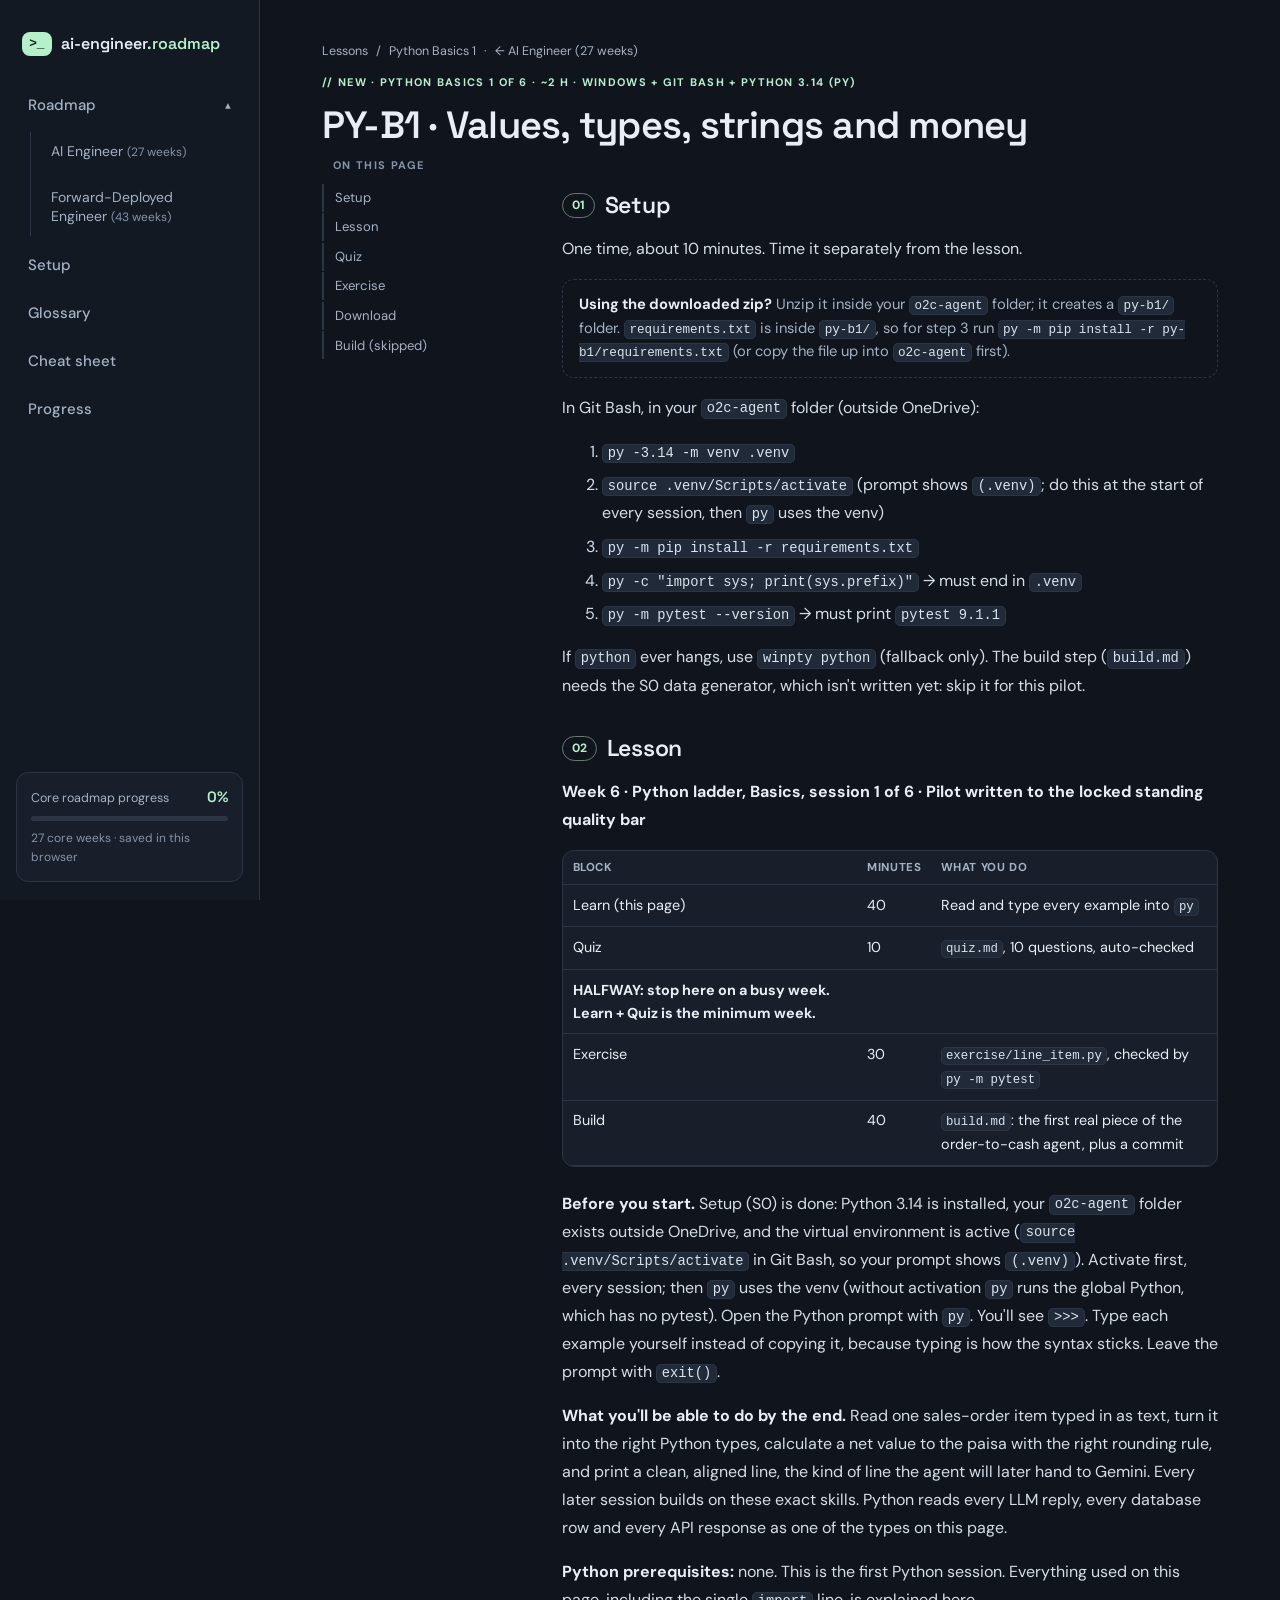
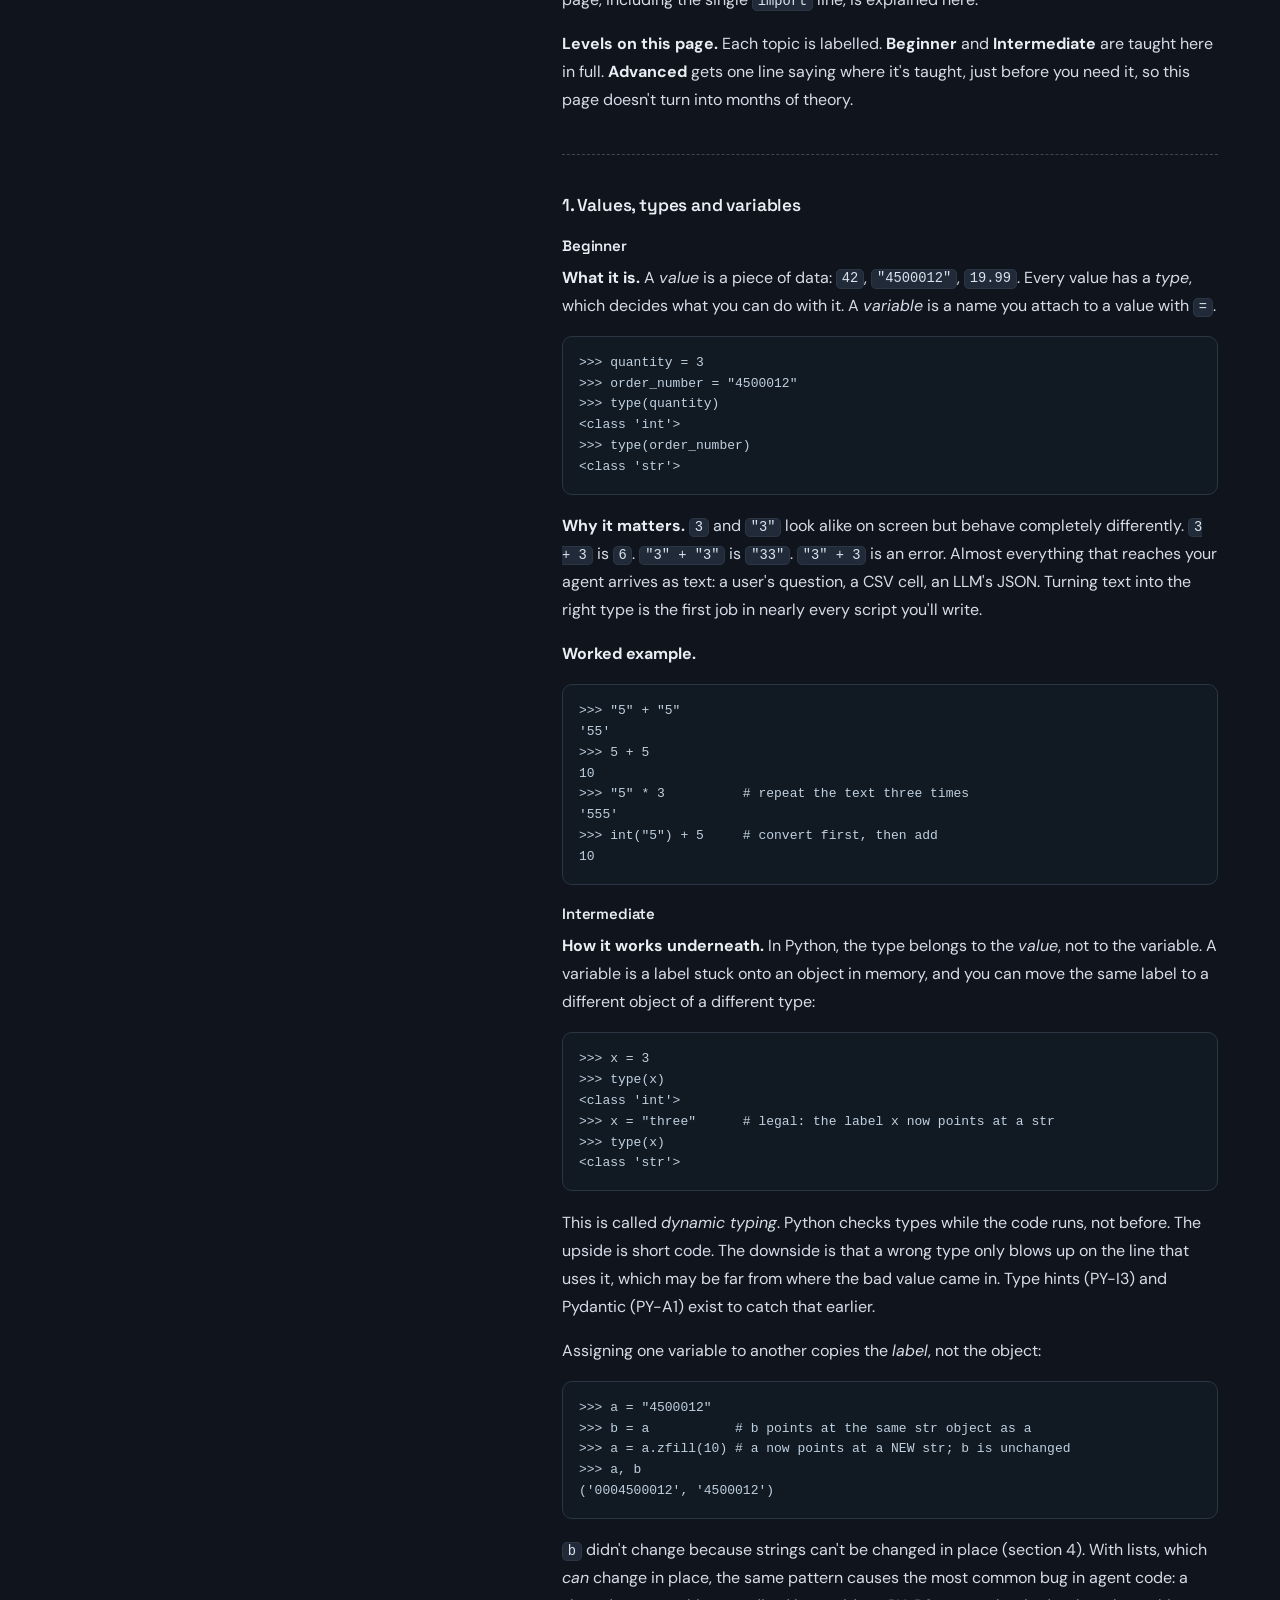
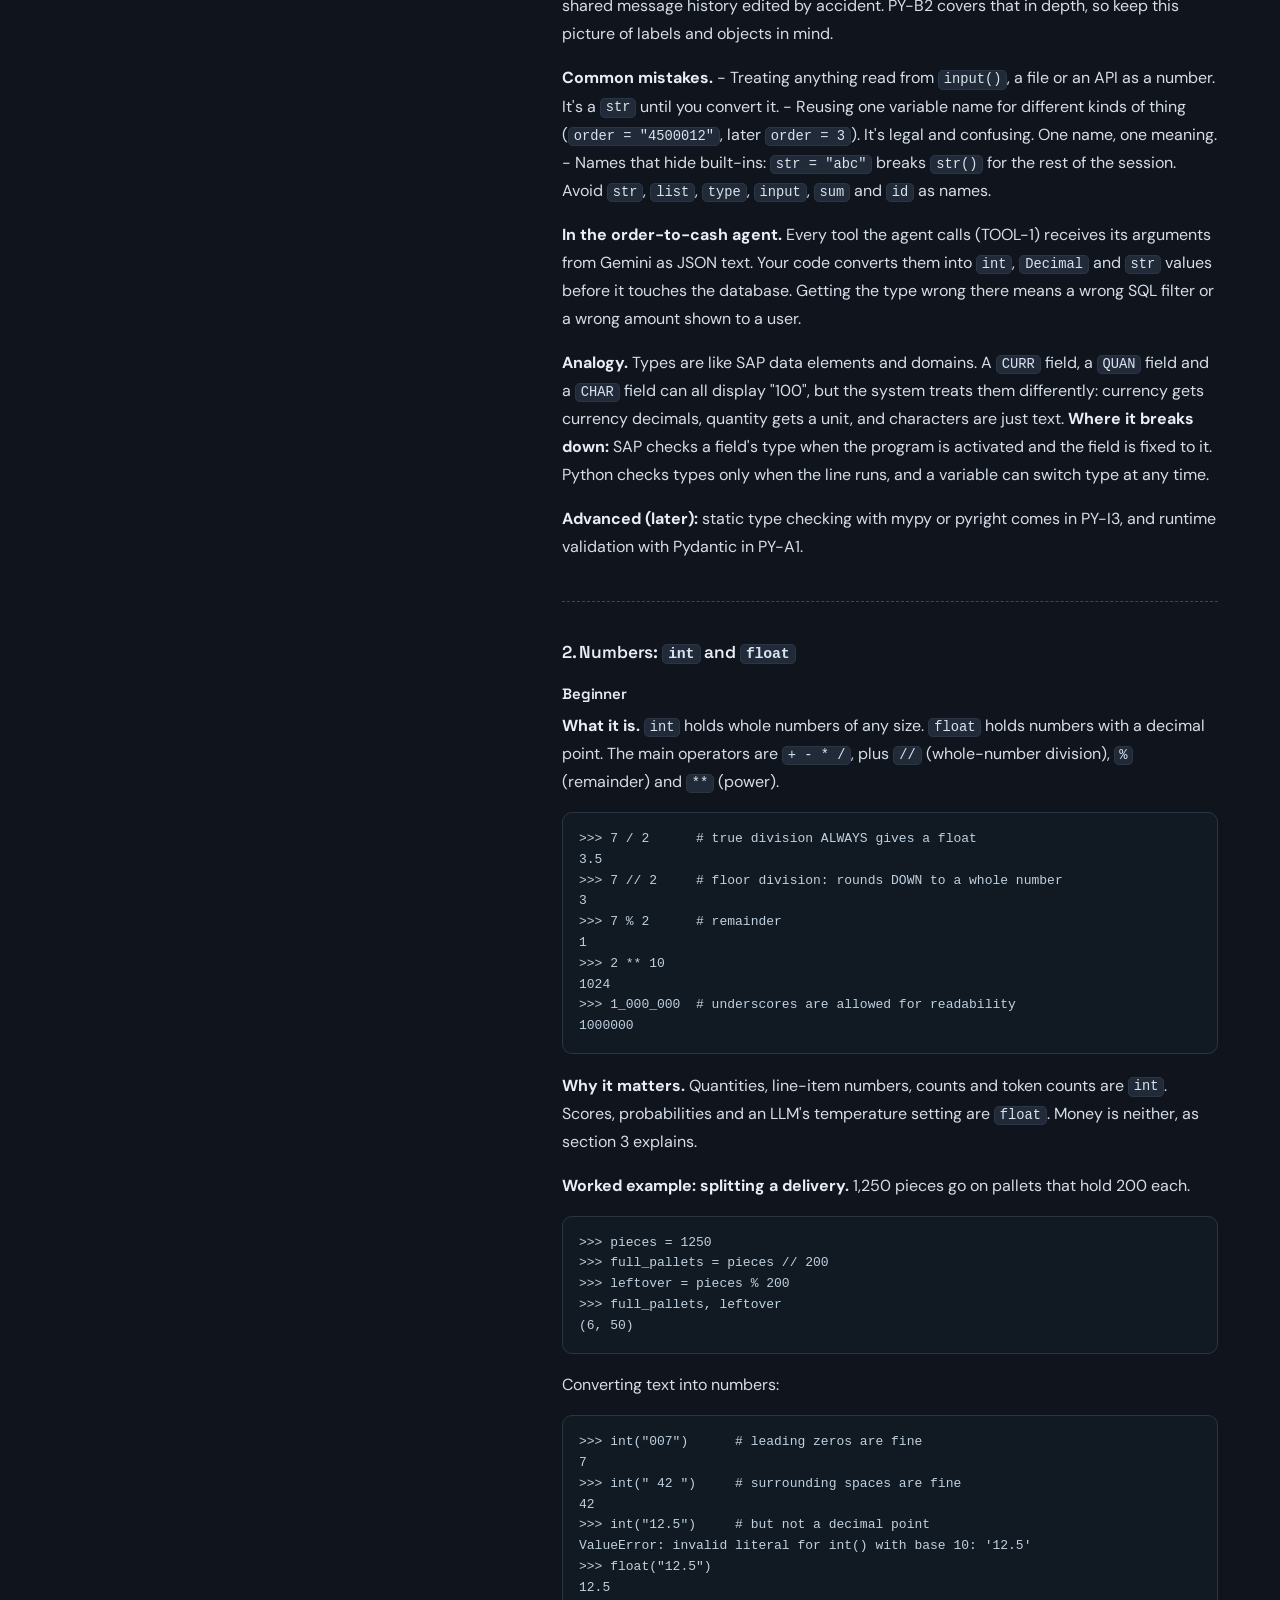
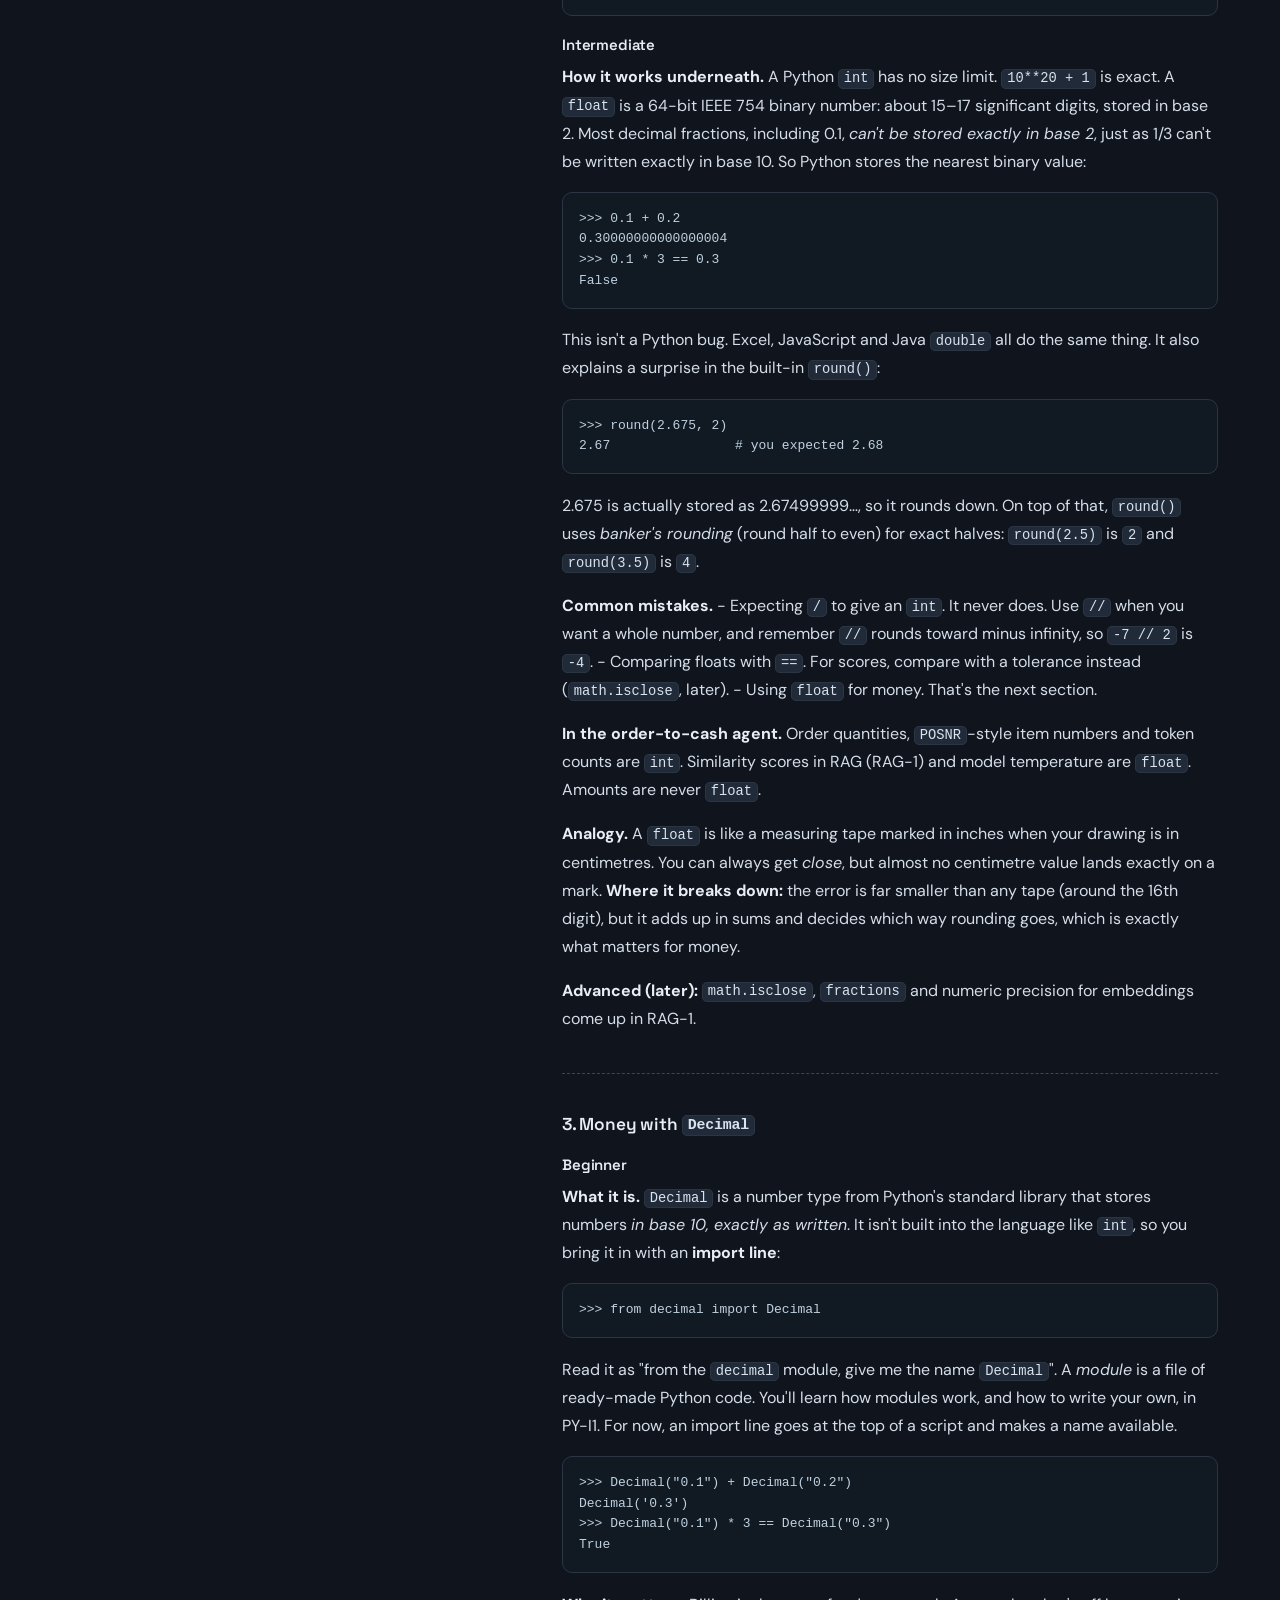
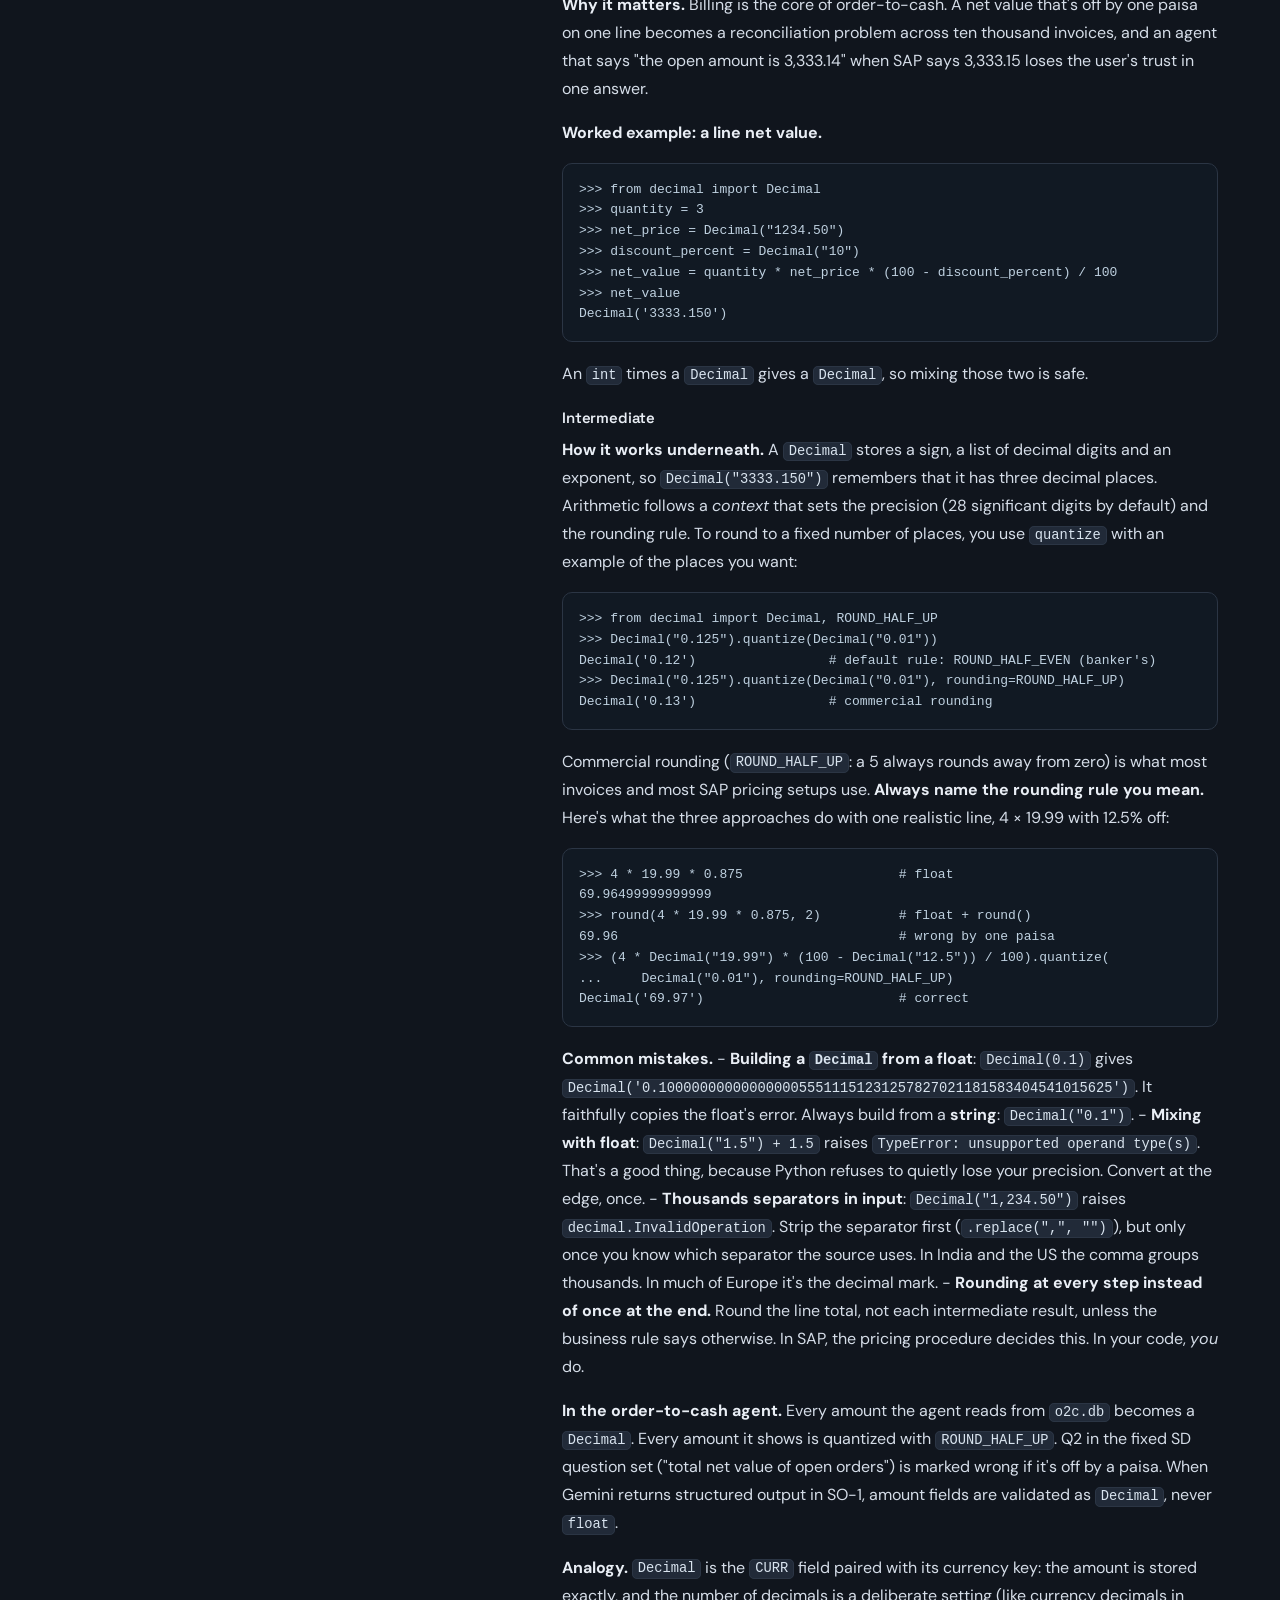
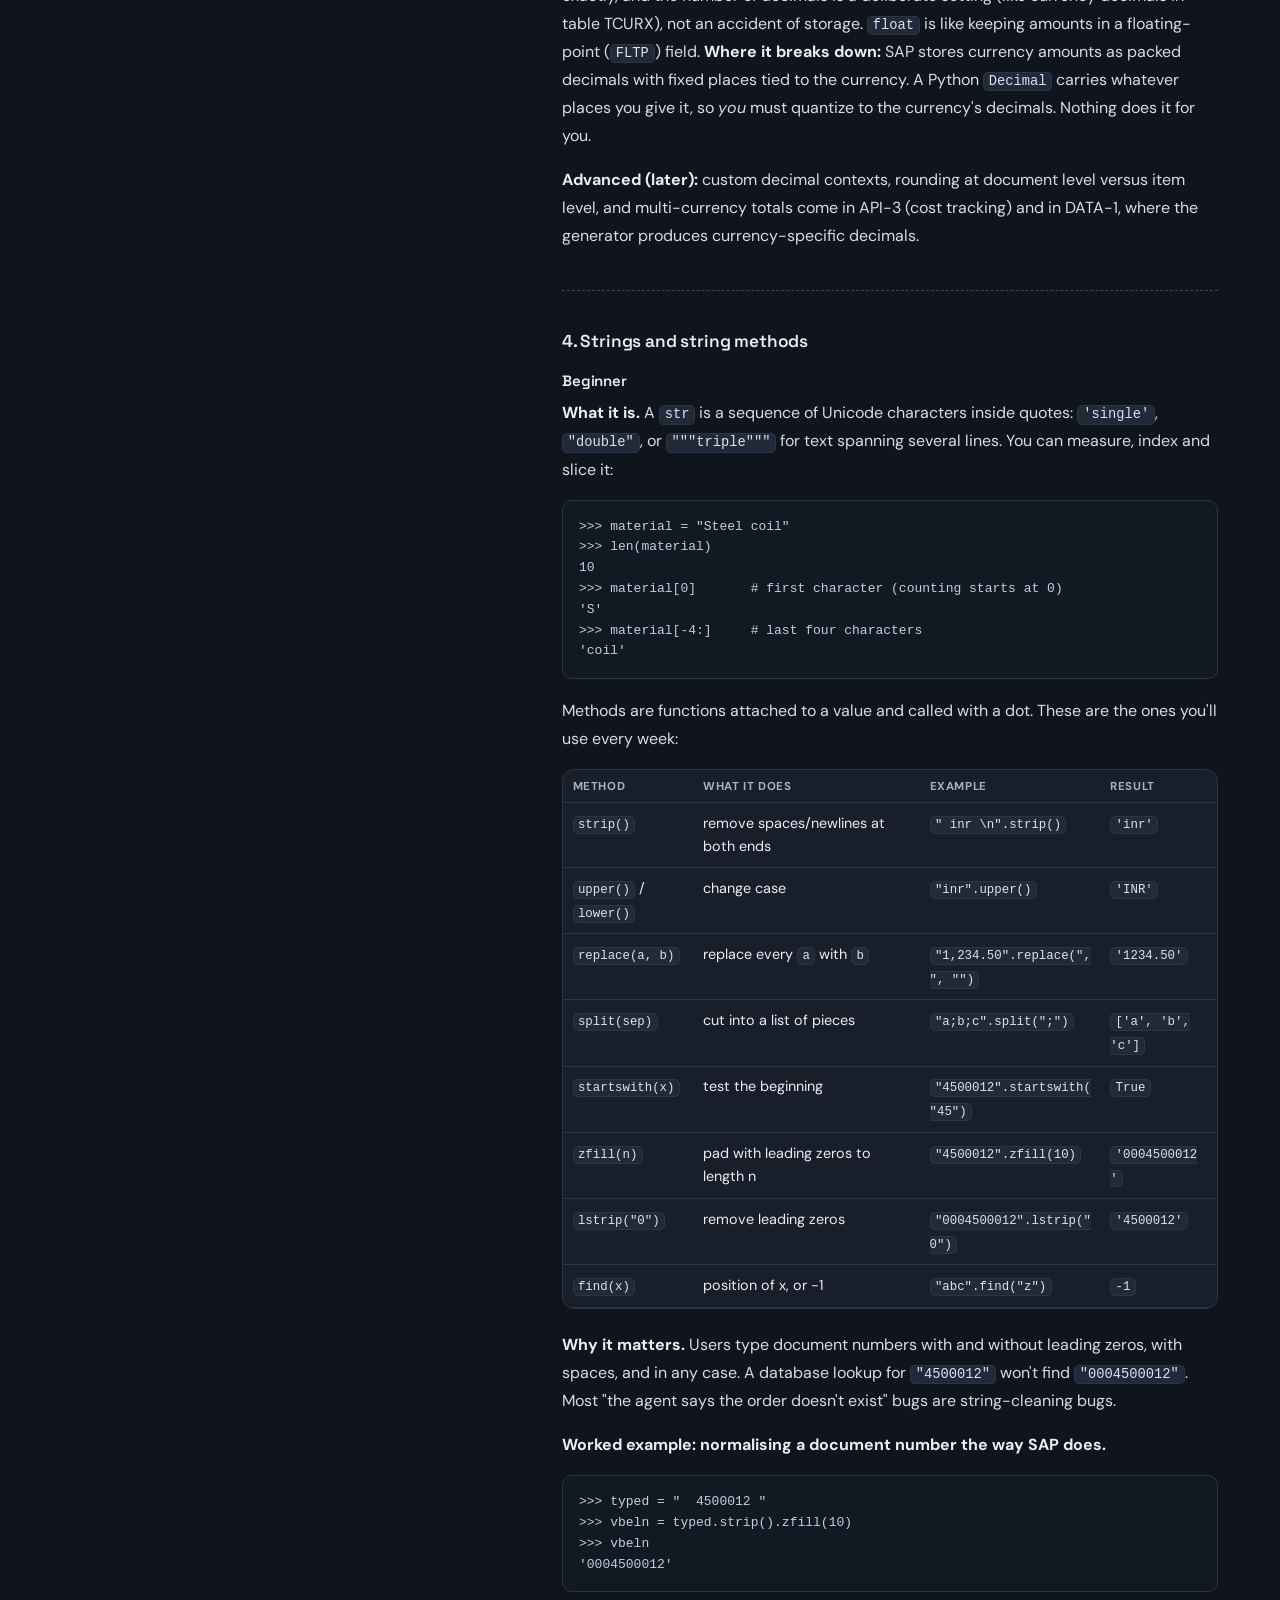
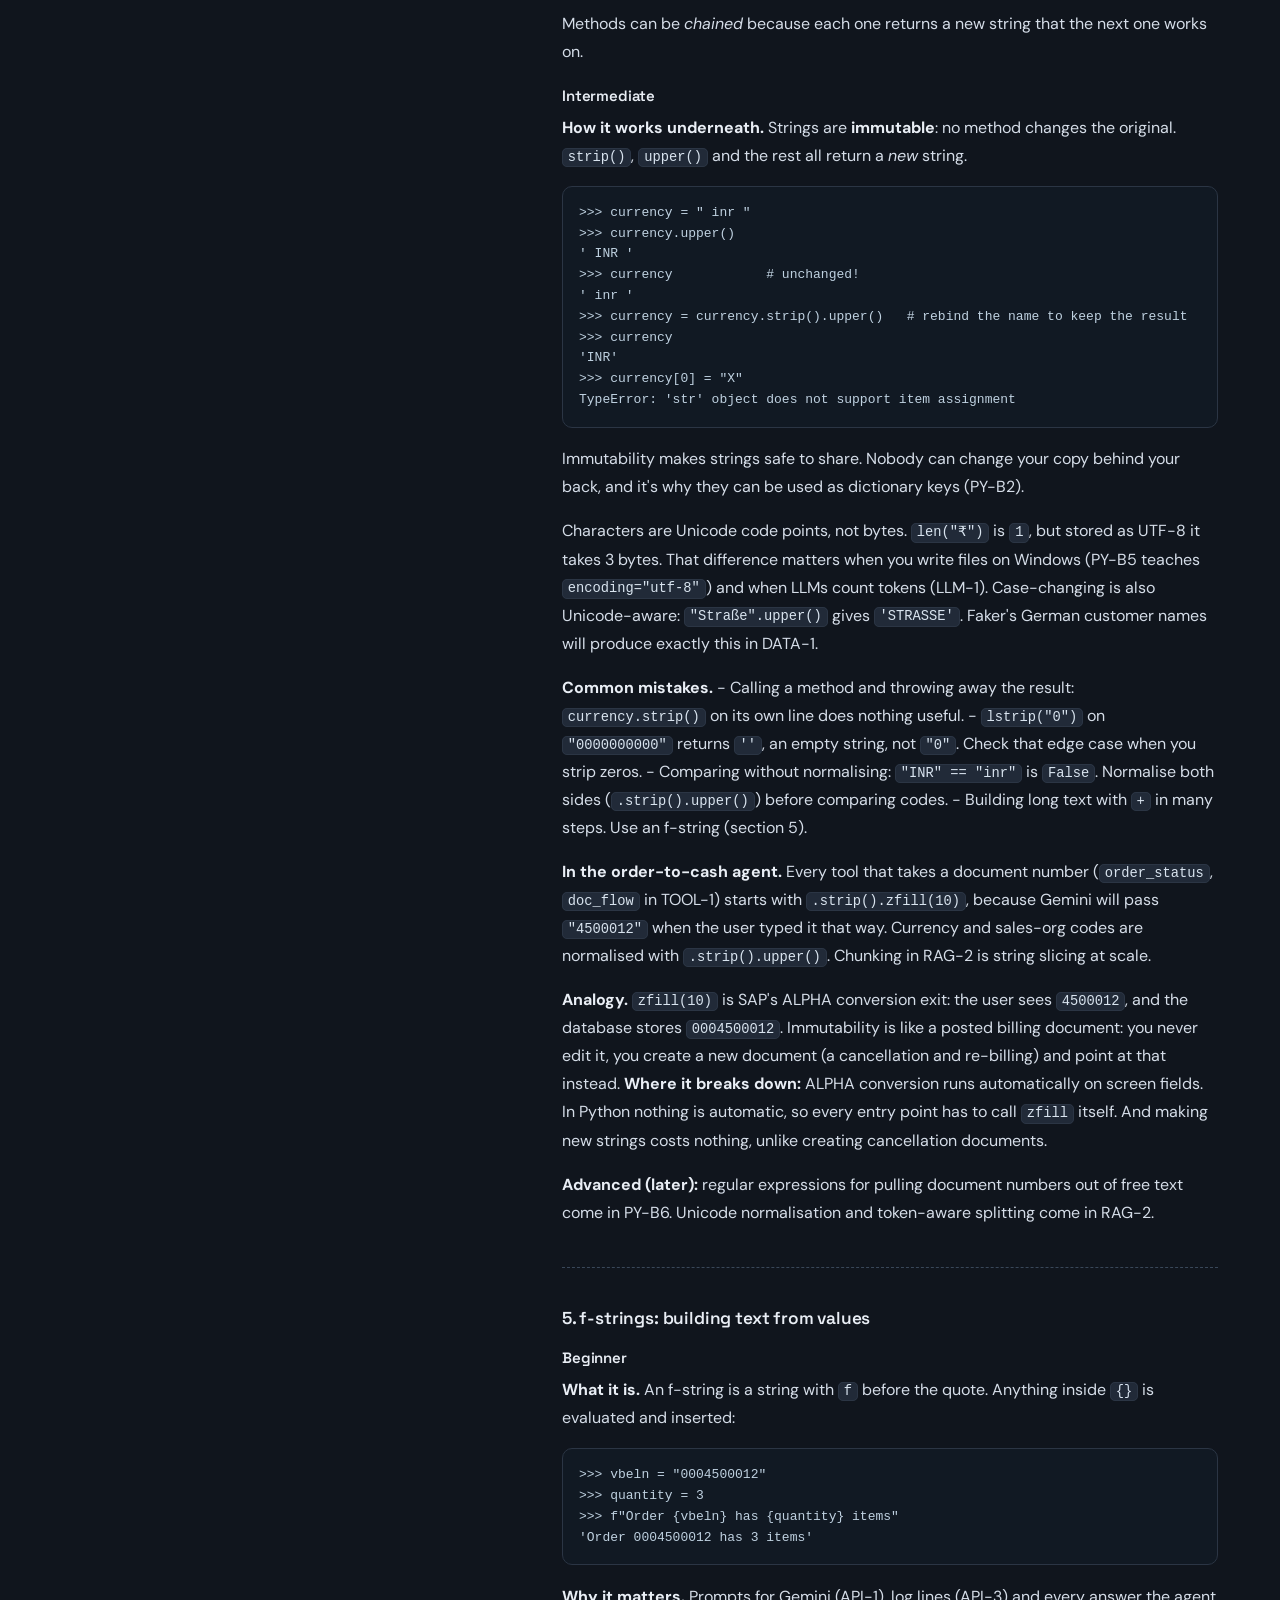
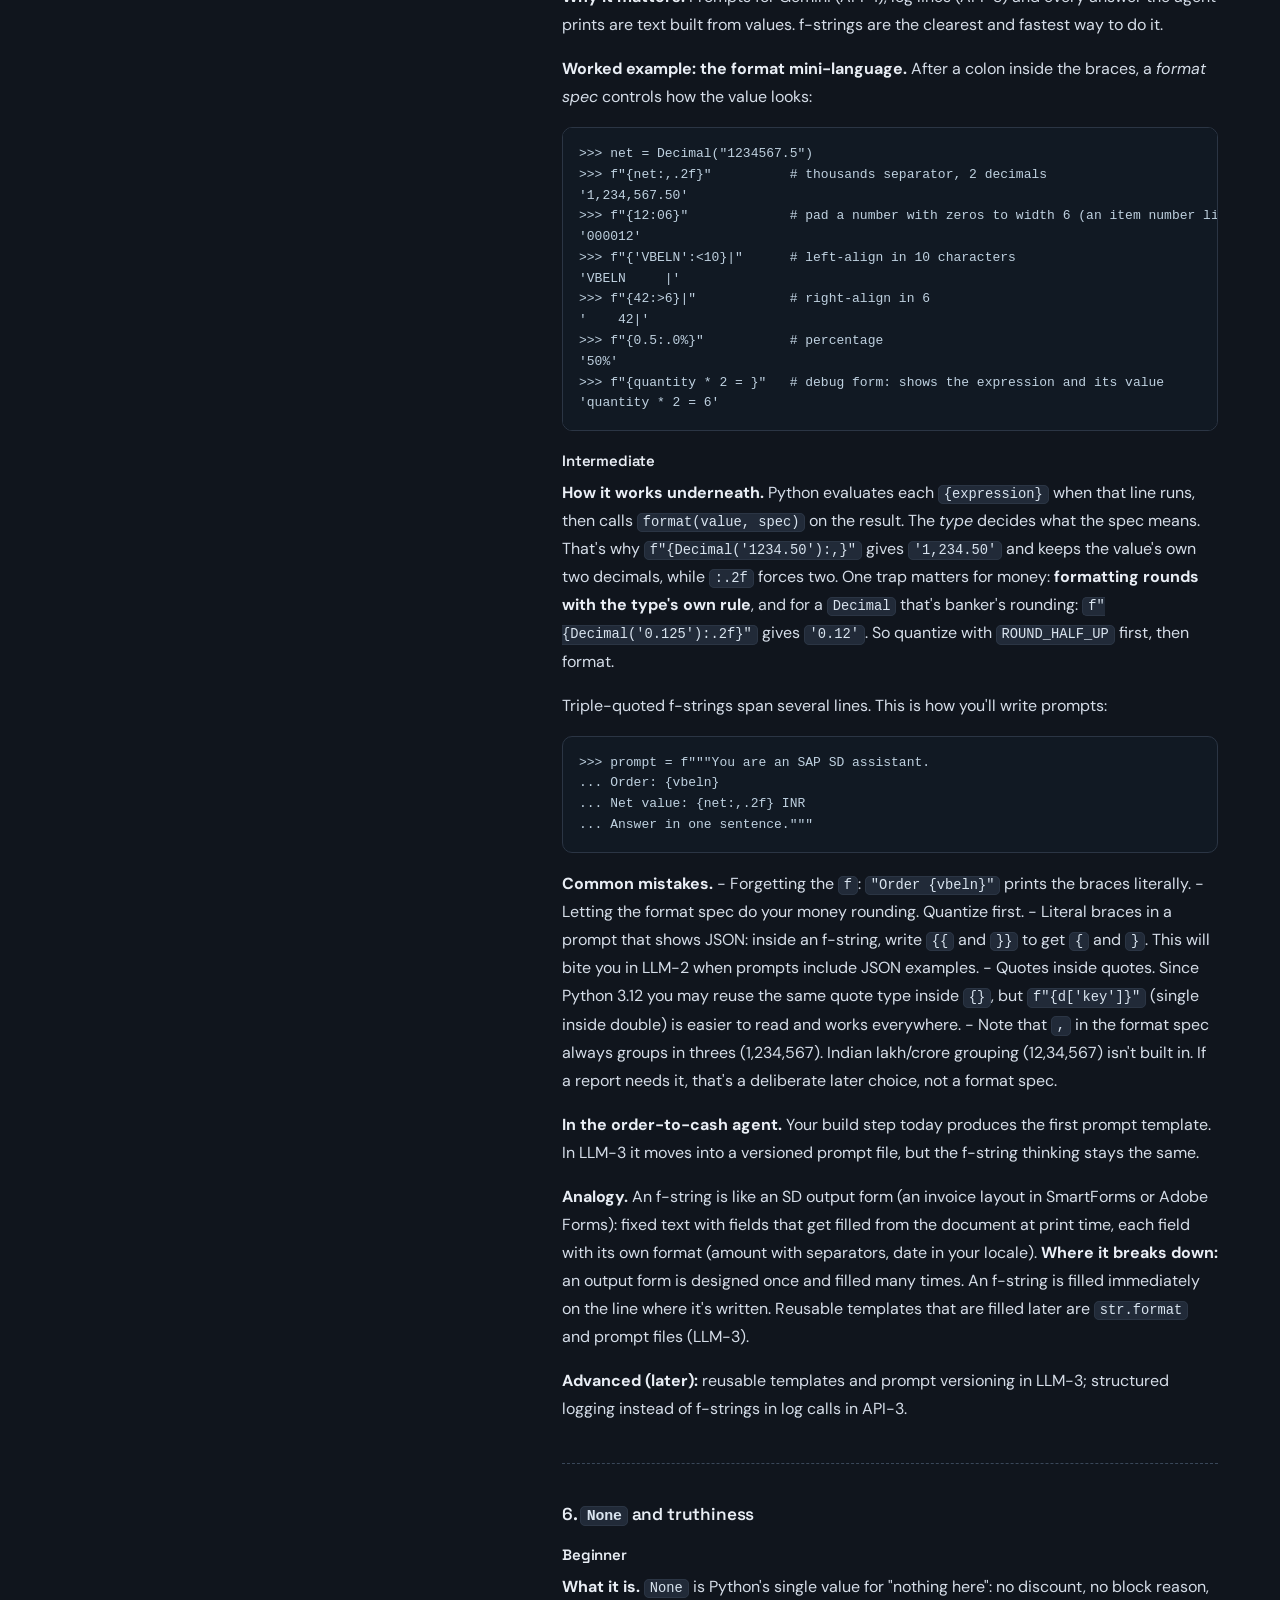
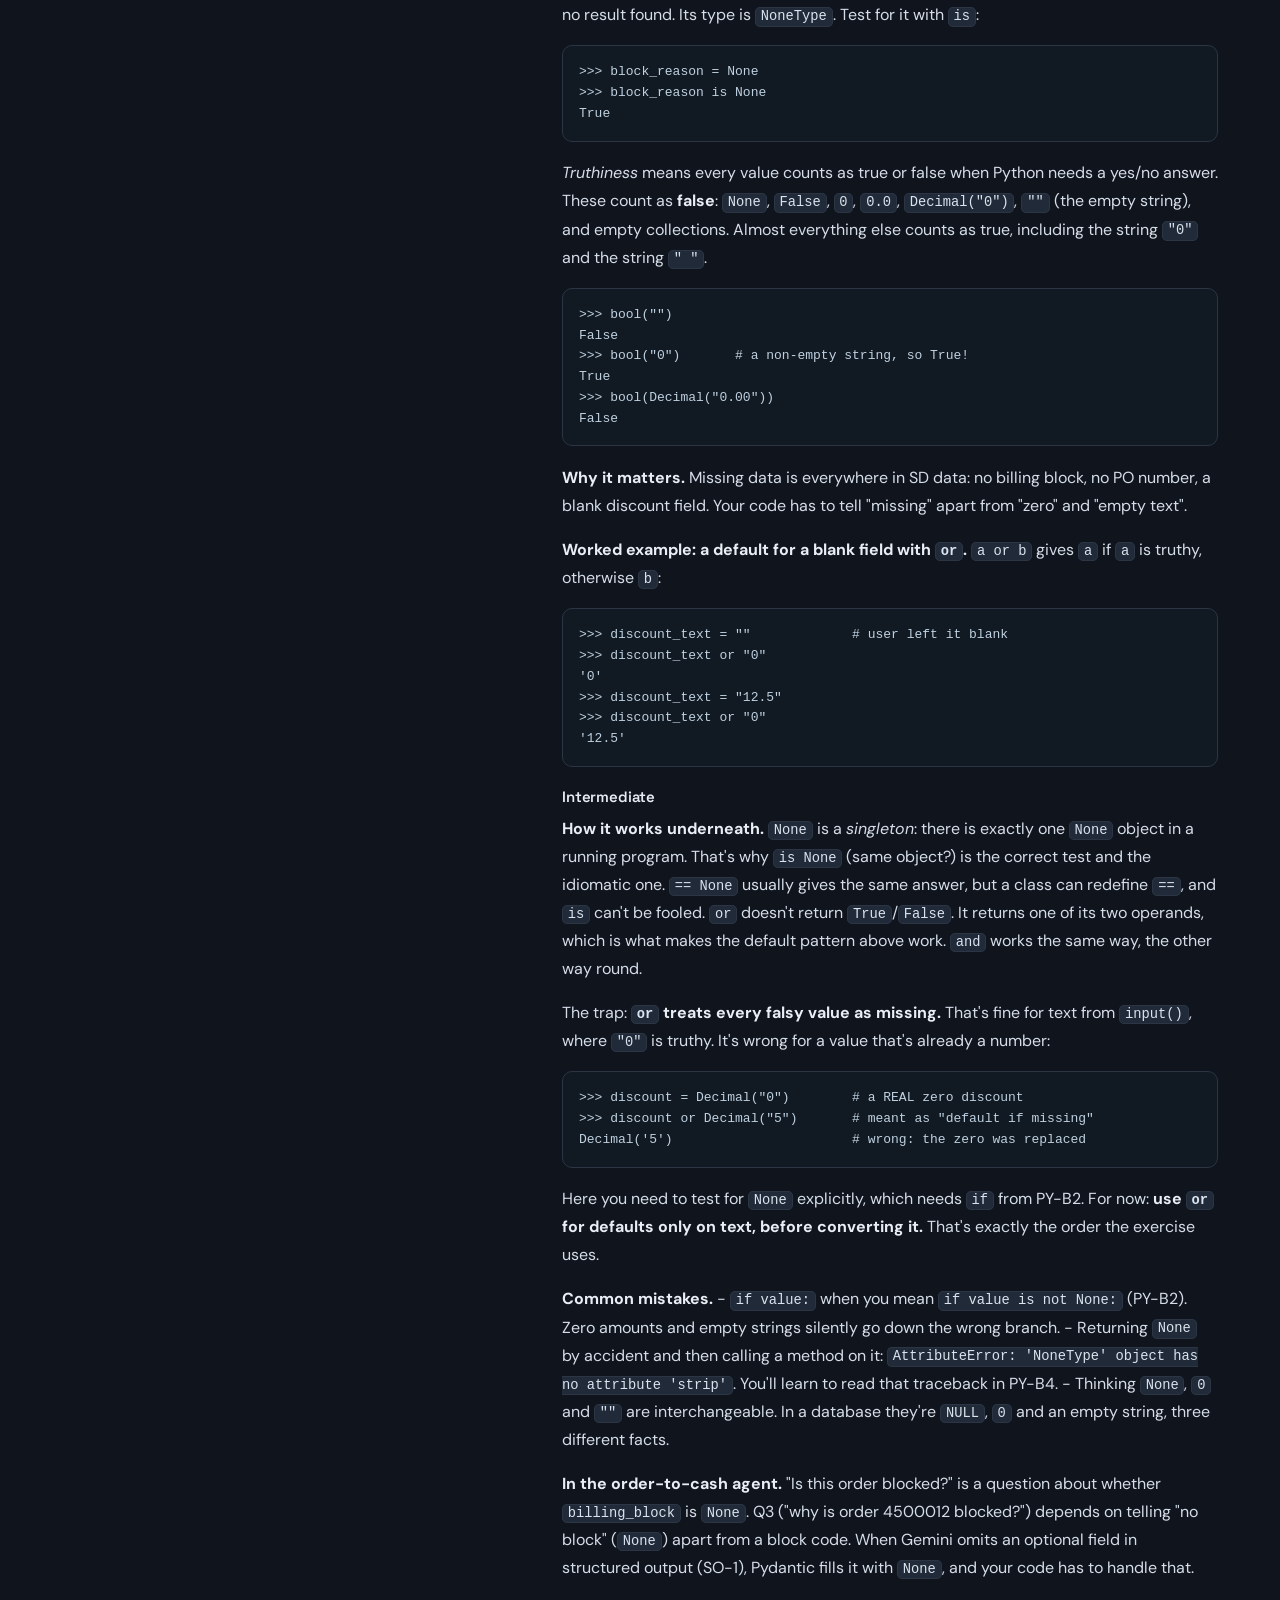
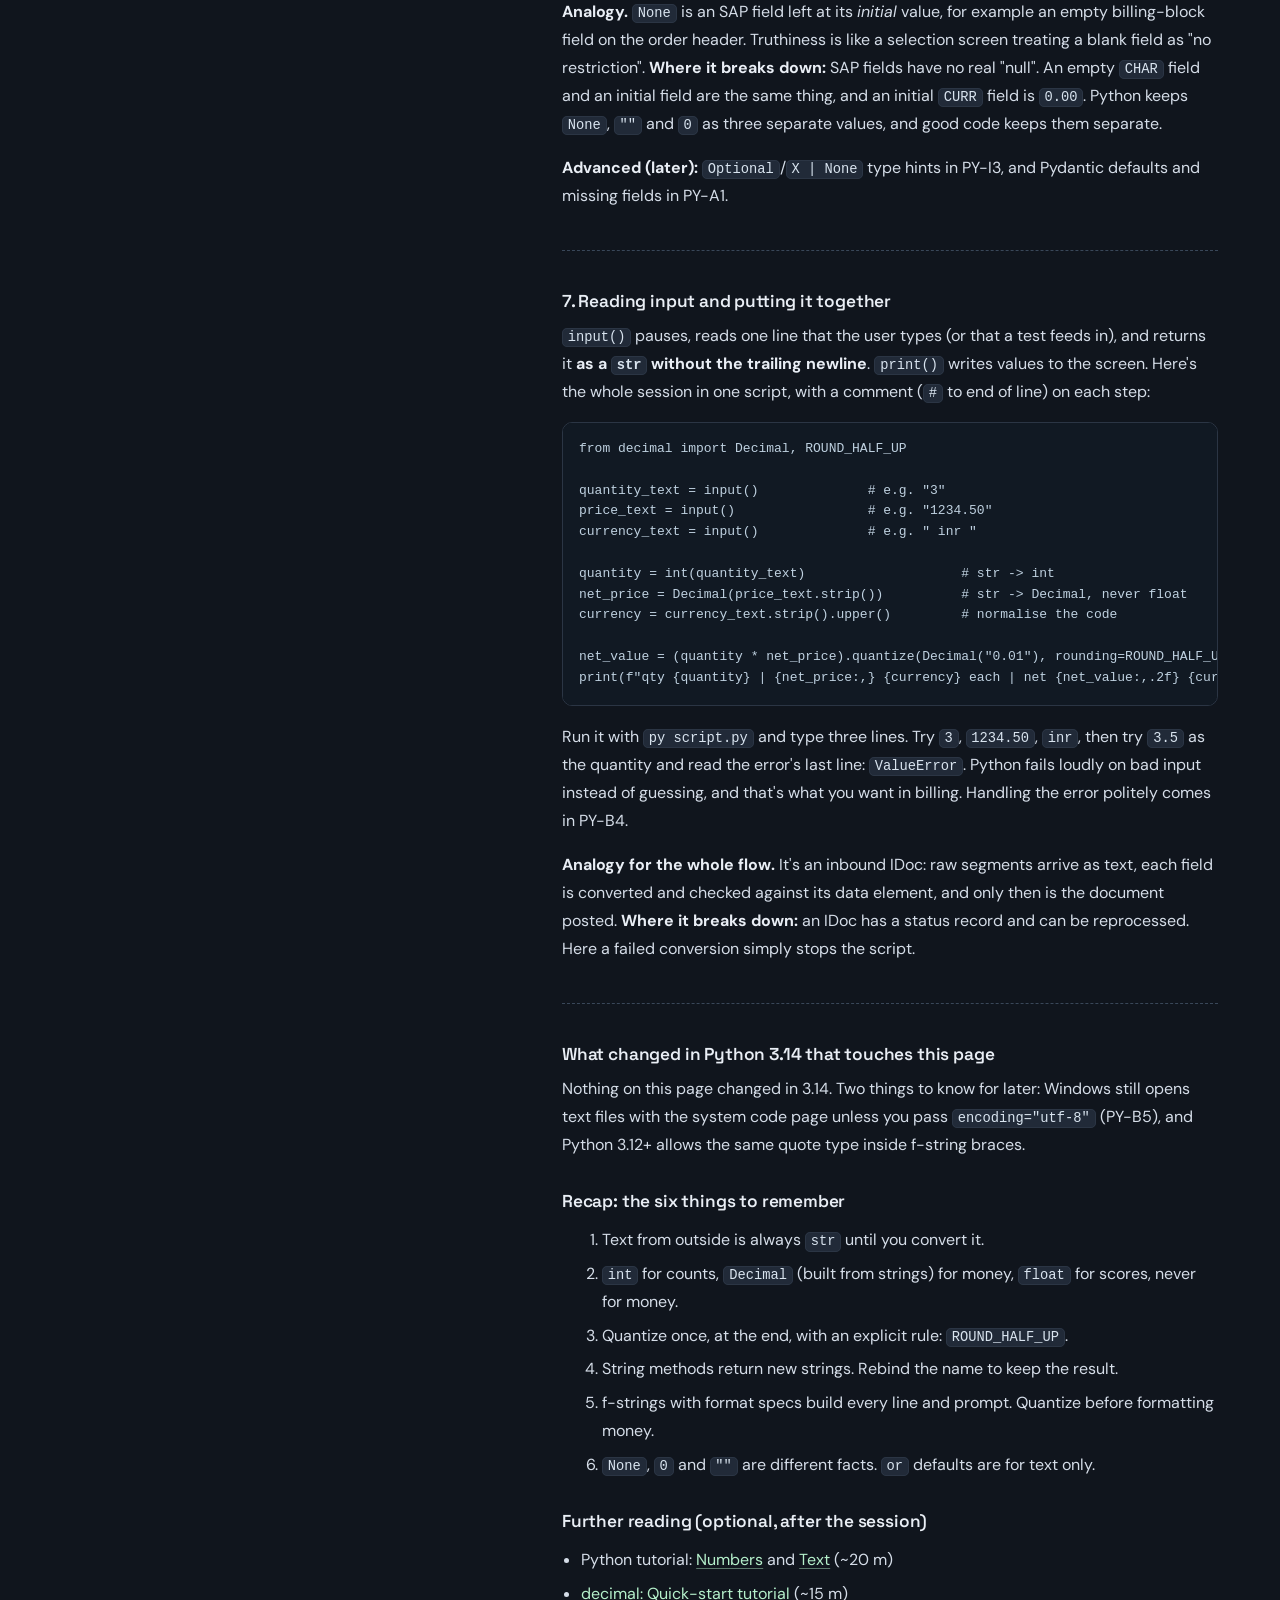
<file: lessons/py-b1.html>
<!doctype html>
<html lang="en">
<head>
  <meta charset="utf-8" />
  <meta name="viewport" content="width=device-width, initial-scale=1" />
  <title>PY-B1 · Values, types, strings and money · AI Engineer Roadmap</title>
  <meta name="description" content="Python Basics 1 (PY-B1): values, types, strings and money with Decimal. Setup, lesson, quiz, exercise and downloadable lesson files." />
  <meta name="theme-color" content="#10151d" />
  <link rel="icon" href="../assets/favicon.svg" type="image/svg+xml" />
  <link rel="preconnect" href="https://fonts.googleapis.com" />
  <link rel="preconnect" href="https://fonts.gstatic.com" crossorigin />
  <link href="https://fonts.googleapis.com/css2?family=DM+Sans:opsz,wght@9..40,400;9..40,500;9..40,700&family=Space+Grotesk:wght@500;600;700&display=swap" rel="stylesheet" />
  <link rel="stylesheet" href="../css/style.css" />
  <style>
    /* page-scoped additions for the PY-B1 lesson page; everything else comes from ../css/style.css */
    .lesson-page .prose.fde pre.code{margin:.8rem 0 1.1rem;white-space:pre}
    .lesson-page .prose.fde h3{margin-top:2rem}
    .lesson-page .prose.fde h4{margin-top:1.3rem}
    .lesson-page .section{margin:2.2rem 0}
    .lesson-page .section-h h2{scroll-margin-top:5rem}
    .lesson-q{margin:.8rem 0}
    .lesson-opts{margin:.4rem 0 .2rem;padding-left:1.2rem}
    .lesson-answer{padding:.6rem 0 0;margin-top:.4rem}
    .lesson-answer p{margin:.5rem 0 0}
    .dl-card{display:flex;flex-wrap:wrap;align-items:center;gap:1rem;justify-content:space-between}
  </style>
</head>
<body class="fde-page lesson-page">
  <a class="skip-link" href="#app">Skip to content</a>
  <header class="topbar">
    <a class="brand" href="../#/" aria-label="Home">
      <span class="brand-mark">&gt;_</span>
      <span class="brand-name">ai-engineer<span class="accent">.roadmap</span></span>
    </a>
    <button type="button" class="menu-btn" id="menu-btn" aria-label="Menu" aria-expanded="false" aria-controls="sidebar"><span aria-hidden="true">☰</span></button>
  </header>
  <div class="backdrop" id="backdrop" hidden></div>
  <aside class="sidebar" id="sidebar" aria-label="Site navigation">
    <div class="sb-head">
      <a class="brand" href="../#/" aria-label="Home">
        <span class="brand-mark">&gt;_</span>
        <span class="brand-name">ai-engineer<span class="accent">.roadmap</span></span>
      </a>
      <button type="button" class="drawer-close" id="drawer-close" aria-label="Close menu"><span aria-hidden="true">✕</span></button>
    </div>
    <nav class="topnav" id="topnav" aria-label="Main">
      <div class="nav-group" id="nav-roadmap">
        <button type="button" class="nav-parent" id="nav-roadmap-btn" aria-expanded="false" aria-controls="nav-roadmap-menu">Roadmap <span class="caret" aria-hidden="true">▾</span></button>
        <div class="submenu" id="nav-roadmap-menu">
          <a href="../#/" data-nav="home">AI Engineer <span class="sub-meta">(27 weeks)</span></a>
          <a href="../fde.html" data-nav="fde">Forward-Deployed Engineer <span class="sub-meta">(43 weeks)</span></a>
        </div>
      </div>
      <a href="../#/setup" data-nav="setup">Setup</a>
      <a href="../#/glossary" data-nav="glossary">Glossary</a>
      <a href="../#/cheatsheet" data-nav="cheatsheet">Cheat sheet</a>
      <a href="../#/progress" data-nav="progress">Progress</a>
    </nav>
    <div class="sb-progress top-progress" title="Overall progress">
      <div class="sb-progress-row"><span>Core roadmap progress</span><span class="sb-pct" id="top-progress-label">0%</span></div>
      <div class="bar"><div class="fill" id="top-progress-fill"></div></div>
      <p class="sb-note">27 core weeks · saved in this browser</p>
    </div>
  </aside>

  <div class="workspace">
  <main id="app" tabindex="-1">
  <div class="wrap wrap-wide fade-in">
    <div class="crumbs"><span>Lessons</span><span>/</span><span>Python Basics 1</span><span class="muted">·</span><a href="../#/">← AI Engineer (27 weeks)</a></div>
    <span class="eyebrow">// new · python basics 1 of 6 · ~2 h · windows + git bash + python 3.14 (py)</span>
    <h1 class="week-title" id="top">PY-B1 · Values, types, strings and money</h1>
    <div class="week-layout">
      <nav class="side-nav" id="lesson-nav" aria-label="Sections"><div class="side-title">On this page</div>
<a href="#setup">Setup</a>
<a href="#lesson">Lesson</a>
<a href="#quiz">Quiz</a>
<a href="#exercise">Exercise</a>
<a href="#download">Download</a>
<a href="#build">Build (skipped)</a>
      </nav>
      <article class="prose fde" id="lesson-article">

<section class="section" id="setup"><div class="section-h"><span class="num">01</span><h2>Setup</h2></div>
<p class="muted">One time, about 10 minutes. Time it separately from the lesson.</p>
<div class="callout"><b>Using the downloaded zip?</b> Unzip it inside your <code>o2c-agent</code> folder; it creates a <code>py-b1/</code> folder. <code>requirements.txt</code> is inside <code>py-b1/</code>, so for step 3 run <code>py -m pip install -r py-b1/requirements.txt</code> (or copy the file up into <code>o2c-agent</code> first).</div>
<p>In Git Bash, in your <code>o2c-agent</code> folder (outside OneDrive):</p>
<ol>
<li><code>py -3.14 -m venv .venv</code></li>
<li><code>source .venv/Scripts/activate</code>  (prompt shows <code>(.venv)</code>; do this at the start of every session, then <code>py</code> uses the venv)</li>
<li><code>py -m pip install -r requirements.txt</code></li>
<li><code>py -c "import sys; print(sys.prefix)"</code>  → must end in <code>.venv</code></li>
<li><code>py -m pytest --version</code>  → must print <code>pytest 9.1.1</code></li>
</ol>
<p>If <code>python</code> ever hangs, use <code>winpty python</code> (fallback only).
The build step (<code>build.md</code>) needs the S0 data generator, which isn't written yet: skip it for this pilot.</p>
</section>

<section class="section" id="lesson"><div class="section-h"><span class="num">02</span><h2>Lesson</h2></div>
<p><strong>Week 6 · Python ladder, Basics, session 1 of 6 · Pilot written to the locked standing quality bar</strong></p>
<div class="table-scroll"><table class="tbl">
<thead>
<tr>
<th>Block</th>
<th>Minutes</th>
<th>What you do</th>
</tr>
</thead>
<tbody>
<tr>
<td>Learn (this page)</td>
<td>40</td>
<td>Read and type every example into <code>py</code></td>
</tr>
<tr>
<td>Quiz</td>
<td>10</td>
<td><code>quiz.md</code>, 10 questions, auto-checked</td>
</tr>
<tr>
<td><strong>HALFWAY: stop here on a busy week. Learn + Quiz is the minimum week.</strong></td>
<td></td>
<td></td>
</tr>
<tr>
<td>Exercise</td>
<td>30</td>
<td><code>exercise/line_item.py</code>, checked by <code>py -m pytest</code></td>
</tr>
<tr>
<td>Build</td>
<td>40</td>
<td><code>build.md</code>: the first real piece of the order-to-cash agent, plus a commit</td>
</tr>
</tbody>
</table></div>
<p><strong>Before you start.</strong> Setup (S0) is done: Python 3.14 is installed, your <code>o2c-agent</code> folder exists outside OneDrive, and the virtual environment is active (<code>source .venv/Scripts/activate</code> in Git Bash, so your prompt shows <code>(.venv)</code>). Activate first, every session; then <code>py</code> uses the venv (without activation <code>py</code> runs the global Python, which has no pytest). Open the Python prompt with <code>py</code>. You'll see <code>&gt;&gt;&gt;</code>. Type each example yourself instead of copying it, because typing is how the syntax sticks. Leave the prompt with <code>exit()</code>.</p>
<p><strong>What you'll be able to do by the end.</strong> Read one sales-order item typed in as text, turn it into the right Python types, calculate a net value to the paisa with the right rounding rule, and print a clean, aligned line, the kind of line the agent will later hand to Gemini. Every later session builds on these exact skills. Python reads every LLM reply, every database row and every API response as one of the types on this page.</p>
<p><strong>Python prerequisites:</strong> none. This is the first Python session. Everything used on this page, including the single <code>import</code> line, is explained here.</p>
<p><strong>Levels on this page.</strong> Each topic is labelled. <strong>Beginner</strong> and <strong>Intermediate</strong> are taught here in full. <strong>Advanced</strong> gets one line saying where it's taught, just before you need it, so this page doesn't turn into months of theory.</p>
<hr />
<h3 id="lesson-1-values-types-and-variables">1. Values, types and variables</h3>
<h4 id="lesson-beginner">Beginner</h4>
<p><strong>What it is.</strong> A <em>value</em> is a piece of data: <code>42</code>, <code>"4500012"</code>, <code>19.99</code>. Every value has a <em>type</em>, which decides what you can do with it. A <em>variable</em> is a name you attach to a value with <code>=</code>.</p>
<pre class="code"><code class="language-python">&gt;&gt;&gt; quantity = 3
&gt;&gt;&gt; order_number = &quot;4500012&quot;
&gt;&gt;&gt; type(quantity)
&lt;class 'int'&gt;
&gt;&gt;&gt; type(order_number)
&lt;class 'str'&gt;
</code></pre>
<p><strong>Why it matters.</strong> <code>3</code> and <code>"3"</code> look alike on screen but behave completely differently. <code>3 + 3</code> is <code>6</code>. <code>"3" + "3"</code> is <code>"33"</code>. <code>"3" + 3</code> is an error. Almost everything that reaches your agent arrives as text: a user's question, a CSV cell, an LLM's JSON. Turning text into the right type is the first job in nearly every script you'll write.</p>
<p><strong>Worked example.</strong></p>
<pre class="code"><code class="language-python">&gt;&gt;&gt; &quot;5&quot; + &quot;5&quot;
'55'
&gt;&gt;&gt; 5 + 5
10
&gt;&gt;&gt; &quot;5&quot; * 3          # repeat the text three times
'555'
&gt;&gt;&gt; int(&quot;5&quot;) + 5     # convert first, then add
10
</code></pre>
<h4 id="lesson-intermediate">Intermediate</h4>
<p><strong>How it works underneath.</strong> In Python, the type belongs to the <em>value</em>, not to the variable. A variable is a label stuck onto an object in memory, and you can move the same label to a different object of a different type:</p>
<pre class="code"><code class="language-python">&gt;&gt;&gt; x = 3
&gt;&gt;&gt; type(x)
&lt;class 'int'&gt;
&gt;&gt;&gt; x = &quot;three&quot;      # legal: the label x now points at a str
&gt;&gt;&gt; type(x)
&lt;class 'str'&gt;
</code></pre>
<p>This is called <em>dynamic typing</em>. Python checks types while the code runs, not before. The upside is short code. The downside is that a wrong type only blows up on the line that uses it, which may be far from where the bad value came in. Type hints (PY-I3) and Pydantic (PY-A1) exist to catch that earlier.</p>
<p>Assigning one variable to another copies the <em>label</em>, not the object:</p>
<pre class="code"><code class="language-python">&gt;&gt;&gt; a = &quot;4500012&quot;
&gt;&gt;&gt; b = a           # b points at the same str object as a
&gt;&gt;&gt; a = a.zfill(10) # a now points at a NEW str; b is unchanged
&gt;&gt;&gt; a, b
('0004500012', '4500012')
</code></pre>
<p><code>b</code> didn't change because strings can't be changed in place (section 4). With lists, which <em>can</em> change in place, the same pattern causes the most common bug in agent code: a shared message history edited by accident. PY-B2 covers that in depth, so keep this picture of labels and objects in mind.</p>
<p><strong>Common mistakes.</strong>
- Treating anything read from <code>input()</code>, a file or an API as a number. It's a <code>str</code> until you convert it.
- Reusing one variable name for different kinds of thing (<code>order = "4500012"</code>, later <code>order = 3</code>). It's legal and confusing. One name, one meaning.
- Names that hide built-ins: <code>str = "abc"</code> breaks <code>str()</code> for the rest of the session. Avoid <code>str</code>, <code>list</code>, <code>type</code>, <code>input</code>, <code>sum</code> and <code>id</code> as names.</p>
<p><strong>In the order-to-cash agent.</strong> Every tool the agent calls (TOOL-1) receives its arguments from Gemini as JSON text. Your code converts them into <code>int</code>, <code>Decimal</code> and <code>str</code> values before it touches the database. Getting the type wrong there means a wrong SQL filter or a wrong amount shown to a user.</p>
<p><strong>Analogy.</strong> Types are like SAP data elements and domains. A <code>CURR</code> field, a <code>QUAN</code> field and a <code>CHAR</code> field can all display "100", but the system treats them differently: currency gets currency decimals, quantity gets a unit, and characters are just text. <strong>Where it breaks down:</strong> SAP checks a field's type when the program is activated and the field is fixed to it. Python checks types only when the line runs, and a variable can switch type at any time.</p>
<p><strong>Advanced (later):</strong> static type checking with mypy or pyright comes in PY-I3, and runtime validation with Pydantic in PY-A1.</p>
<hr />
<h3 id="lesson-2-numbers-int-and-float">2. Numbers: <code>int</code> and <code>float</code></h3>
<h4 id="lesson-beginner_1">Beginner</h4>
<p><strong>What it is.</strong> <code>int</code> holds whole numbers of any size. <code>float</code> holds numbers with a decimal point. The main operators are <code>+ - * /</code>, plus <code>//</code> (whole-number division), <code>%</code> (remainder) and <code>**</code> (power).</p>
<pre class="code"><code class="language-python">&gt;&gt;&gt; 7 / 2      # true division ALWAYS gives a float
3.5
&gt;&gt;&gt; 7 // 2     # floor division: rounds DOWN to a whole number
3
&gt;&gt;&gt; 7 % 2      # remainder
1
&gt;&gt;&gt; 2 ** 10
1024
&gt;&gt;&gt; 1_000_000  # underscores are allowed for readability
1000000
</code></pre>
<p><strong>Why it matters.</strong> Quantities, line-item numbers, counts and token counts are <code>int</code>. Scores, probabilities and an LLM's temperature setting are <code>float</code>. Money is neither, as section 3 explains.</p>
<p><strong>Worked example: splitting a delivery.</strong> 1,250 pieces go on pallets that hold 200 each.</p>
<pre class="code"><code class="language-python">&gt;&gt;&gt; pieces = 1250
&gt;&gt;&gt; full_pallets = pieces // 200
&gt;&gt;&gt; leftover = pieces % 200
&gt;&gt;&gt; full_pallets, leftover
(6, 50)
</code></pre>
<p>Converting text into numbers:</p>
<pre class="code"><code class="language-python">&gt;&gt;&gt; int(&quot;007&quot;)      # leading zeros are fine
7
&gt;&gt;&gt; int(&quot; 42 &quot;)     # surrounding spaces are fine
42
&gt;&gt;&gt; int(&quot;12.5&quot;)     # but not a decimal point
ValueError: invalid literal for int() with base 10: '12.5'
&gt;&gt;&gt; float(&quot;12.5&quot;)
12.5
</code></pre>
<h4 id="lesson-intermediate_1">Intermediate</h4>
<p><strong>How it works underneath.</strong> A Python <code>int</code> has no size limit. <code>10**20 + 1</code> is exact. A <code>float</code> is a 64-bit IEEE 754 binary number: about 15–17 significant digits, stored in base 2. Most decimal fractions, including 0.1, <em>can't be stored exactly in base 2</em>, just as 1/3 can't be written exactly in base 10. So Python stores the nearest binary value:</p>
<pre class="code"><code class="language-python">&gt;&gt;&gt; 0.1 + 0.2
0.30000000000000004
&gt;&gt;&gt; 0.1 * 3 == 0.3
False
</code></pre>
<p>This isn't a Python bug. Excel, JavaScript and Java <code>double</code> all do the same thing. It also explains a surprise in the built-in <code>round()</code>:</p>
<pre class="code"><code class="language-python">&gt;&gt;&gt; round(2.675, 2)
2.67                # you expected 2.68
</code></pre>
<p>2.675 is actually stored as 2.67499999…, so it rounds down. On top of that, <code>round()</code> uses <em>banker's rounding</em> (round half to even) for exact halves: <code>round(2.5)</code> is <code>2</code> and <code>round(3.5)</code> is <code>4</code>.</p>
<p><strong>Common mistakes.</strong>
- Expecting <code>/</code> to give an <code>int</code>. It never does. Use <code>//</code> when you want a whole number, and remember <code>//</code> rounds toward minus infinity, so <code>-7 // 2</code> is <code>-4</code>.
- Comparing floats with <code>==</code>. For scores, compare with a tolerance instead (<code>math.isclose</code>, later).
- Using <code>float</code> for money. That's the next section.</p>
<p><strong>In the order-to-cash agent.</strong> Order quantities, <code>POSNR</code>-style item numbers and token counts are <code>int</code>. Similarity scores in RAG (RAG-1) and model temperature are <code>float</code>. Amounts are never <code>float</code>.</p>
<p><strong>Analogy.</strong> A <code>float</code> is like a measuring tape marked in inches when your drawing is in centimetres. You can always get <em>close</em>, but almost no centimetre value lands exactly on a mark. <strong>Where it breaks down:</strong> the error is far smaller than any tape (around the 16th digit), but it adds up in sums and decides which way rounding goes, which is exactly what matters for money.</p>
<p><strong>Advanced (later):</strong> <code>math.isclose</code>, <code>fractions</code> and numeric precision for embeddings come up in RAG-1.</p>
<hr />
<h3 id="lesson-3-money-with-decimal">3. Money with <code>Decimal</code></h3>
<h4 id="lesson-beginner_2">Beginner</h4>
<p><strong>What it is.</strong> <code>Decimal</code> is a number type from Python's standard library that stores numbers <em>in base 10, exactly as written</em>. It isn't built into the language like <code>int</code>, so you bring it in with an <strong>import line</strong>:</p>
<pre class="code"><code class="language-python">&gt;&gt;&gt; from decimal import Decimal
</code></pre>
<p>Read it as "from the <code>decimal</code> module, give me the name <code>Decimal</code>". A <em>module</em> is a file of ready-made Python code. You'll learn how modules work, and how to write your own, in PY-I1. For now, an import line goes at the top of a script and makes a name available.</p>
<pre class="code"><code class="language-python">&gt;&gt;&gt; Decimal(&quot;0.1&quot;) + Decimal(&quot;0.2&quot;)
Decimal('0.3')
&gt;&gt;&gt; Decimal(&quot;0.1&quot;) * 3 == Decimal(&quot;0.3&quot;)
True
</code></pre>
<p><strong>Why it matters.</strong> Billing is the core of order-to-cash. A net value that's off by one paisa on one line becomes a reconciliation problem across ten thousand invoices, and an agent that says "the open amount is 3,333.14" when SAP says 3,333.15 loses the user's trust in one answer.</p>
<p><strong>Worked example: a line net value.</strong></p>
<pre class="code"><code class="language-python">&gt;&gt;&gt; from decimal import Decimal
&gt;&gt;&gt; quantity = 3
&gt;&gt;&gt; net_price = Decimal(&quot;1234.50&quot;)
&gt;&gt;&gt; discount_percent = Decimal(&quot;10&quot;)
&gt;&gt;&gt; net_value = quantity * net_price * (100 - discount_percent) / 100
&gt;&gt;&gt; net_value
Decimal('3333.150')
</code></pre>
<p>An <code>int</code> times a <code>Decimal</code> gives a <code>Decimal</code>, so mixing those two is safe.</p>
<h4 id="lesson-intermediate_2">Intermediate</h4>
<p><strong>How it works underneath.</strong> A <code>Decimal</code> stores a sign, a list of decimal digits and an exponent, so <code>Decimal("3333.150")</code> remembers that it has three decimal places. Arithmetic follows a <em>context</em> that sets the precision (28 significant digits by default) and the rounding rule. To round to a fixed number of places, you use <code>quantize</code> with an example of the places you want:</p>
<pre class="code"><code class="language-python">&gt;&gt;&gt; from decimal import Decimal, ROUND_HALF_UP
&gt;&gt;&gt; Decimal(&quot;0.125&quot;).quantize(Decimal(&quot;0.01&quot;))
Decimal('0.12')                 # default rule: ROUND_HALF_EVEN (banker's)
&gt;&gt;&gt; Decimal(&quot;0.125&quot;).quantize(Decimal(&quot;0.01&quot;), rounding=ROUND_HALF_UP)
Decimal('0.13')                 # commercial rounding
</code></pre>
<p>Commercial rounding (<code>ROUND_HALF_UP</code>: a 5 always rounds away from zero) is what most invoices and most SAP pricing setups use. <strong>Always name the rounding rule you mean.</strong> Here's what the three approaches do with one realistic line, 4 × 19.99 with 12.5% off:</p>
<pre class="code"><code class="language-python">&gt;&gt;&gt; 4 * 19.99 * 0.875                    # float
69.96499999999999
&gt;&gt;&gt; round(4 * 19.99 * 0.875, 2)          # float + round()
69.96                                    # wrong by one paisa
&gt;&gt;&gt; (4 * Decimal(&quot;19.99&quot;) * (100 - Decimal(&quot;12.5&quot;)) / 100).quantize(
...     Decimal(&quot;0.01&quot;), rounding=ROUND_HALF_UP)
Decimal('69.97')                         # correct
</code></pre>
<p><strong>Common mistakes.</strong>
- <strong>Building a <code>Decimal</code> from a float</strong>: <code>Decimal(0.1)</code> gives <code>Decimal('0.1000000000000000055511151231257827021181583404541015625')</code>. It faithfully copies the float's error. Always build from a <strong>string</strong>: <code>Decimal("0.1")</code>.
- <strong>Mixing with float</strong>: <code>Decimal("1.5") + 1.5</code> raises <code>TypeError: unsupported operand type(s)</code>. That's a good thing, because Python refuses to quietly lose your precision. Convert at the edge, once.
- <strong>Thousands separators in input</strong>: <code>Decimal("1,234.50")</code> raises <code>decimal.InvalidOperation</code>. Strip the separator first (<code>.replace(",", "")</code>), but only once you know which separator the source uses. In India and the US the comma groups thousands. In much of Europe it's the decimal mark.
- <strong>Rounding at every step instead of once at the end.</strong> Round the line total, not each intermediate result, unless the business rule says otherwise. In SAP, the pricing procedure decides this. In your code, <em>you</em> do.</p>
<p><strong>In the order-to-cash agent.</strong> Every amount the agent reads from <code>o2c.db</code> becomes a <code>Decimal</code>. Every amount it shows is quantized with <code>ROUND_HALF_UP</code>. Q2 in the fixed SD question set ("total net value of open orders") is marked wrong if it's off by a paisa. When Gemini returns structured output in SO-1, amount fields are validated as <code>Decimal</code>, never <code>float</code>.</p>
<p><strong>Analogy.</strong> <code>Decimal</code> is the <code>CURR</code> field paired with its currency key: the amount is stored exactly, and the number of decimals is a deliberate setting (like currency decimals in table TCURX), not an accident of storage. <code>float</code> is like keeping amounts in a floating-point (<code>FLTP</code>) field. <strong>Where it breaks down:</strong> SAP stores currency amounts as packed decimals with fixed places tied to the currency. A Python <code>Decimal</code> carries whatever places you give it, so <em>you</em> must quantize to the currency's decimals. Nothing does it for you.</p>
<p><strong>Advanced (later):</strong> custom decimal contexts, rounding at document level versus item level, and multi-currency totals come in API-3 (cost tracking) and in DATA-1, where the generator produces currency-specific decimals.</p>
<hr />
<h3 id="lesson-4-strings-and-string-methods">4. Strings and string methods</h3>
<h4 id="lesson-beginner_3">Beginner</h4>
<p><strong>What it is.</strong> A <code>str</code> is a sequence of Unicode characters inside quotes: <code>'single'</code>, <code>"double"</code>, or <code>"""triple"""</code> for text spanning several lines. You can measure, index and slice it:</p>
<pre class="code"><code class="language-python">&gt;&gt;&gt; material = &quot;Steel coil&quot;
&gt;&gt;&gt; len(material)
10
&gt;&gt;&gt; material[0]       # first character (counting starts at 0)
'S'
&gt;&gt;&gt; material[-4:]     # last four characters
'coil'
</code></pre>
<p>Methods are functions attached to a value and called with a dot. These are the ones you'll use every week:</p>
<div class="table-scroll"><table class="tbl">
<thead>
<tr>
<th>Method</th>
<th>What it does</th>
<th>Example</th>
<th>Result</th>
</tr>
</thead>
<tbody>
<tr>
<td><code>strip()</code></td>
<td>remove spaces/newlines at both ends</td>
<td><code>"  inr \n".strip()</code></td>
<td><code>'inr'</code></td>
</tr>
<tr>
<td><code>upper()</code> / <code>lower()</code></td>
<td>change case</td>
<td><code>"inr".upper()</code></td>
<td><code>'INR'</code></td>
</tr>
<tr>
<td><code>replace(a, b)</code></td>
<td>replace every <code>a</code> with <code>b</code></td>
<td><code>"1,234.50".replace(",", "")</code></td>
<td><code>'1234.50'</code></td>
</tr>
<tr>
<td><code>split(sep)</code></td>
<td>cut into a list of pieces</td>
<td><code>"a;b;c".split(";")</code></td>
<td><code>['a', 'b', 'c']</code></td>
</tr>
<tr>
<td><code>startswith(x)</code></td>
<td>test the beginning</td>
<td><code>"4500012".startswith("45")</code></td>
<td><code>True</code></td>
</tr>
<tr>
<td><code>zfill(n)</code></td>
<td>pad with leading zeros to length n</td>
<td><code>"4500012".zfill(10)</code></td>
<td><code>'0004500012'</code></td>
</tr>
<tr>
<td><code>lstrip("0")</code></td>
<td>remove leading zeros</td>
<td><code>"0004500012".lstrip("0")</code></td>
<td><code>'4500012'</code></td>
</tr>
<tr>
<td><code>find(x)</code></td>
<td>position of x, or -1</td>
<td><code>"abc".find("z")</code></td>
<td><code>-1</code></td>
</tr>
</tbody>
</table></div>
<p><strong>Why it matters.</strong> Users type document numbers with and without leading zeros, with spaces, and in any case. A database lookup for <code>"4500012"</code> won't find <code>"0004500012"</code>. Most "the agent says the order doesn't exist" bugs are string-cleaning bugs.</p>
<p><strong>Worked example: normalising a document number the way SAP does.</strong></p>
<pre class="code"><code class="language-python">&gt;&gt;&gt; typed = &quot;  4500012 &quot;
&gt;&gt;&gt; vbeln = typed.strip().zfill(10)
&gt;&gt;&gt; vbeln
'0004500012'
</code></pre>
<p>Methods can be <em>chained</em> because each one returns a new string that the next one works on.</p>
<h4 id="lesson-intermediate_3">Intermediate</h4>
<p><strong>How it works underneath.</strong> Strings are <strong>immutable</strong>: no method changes the original. <code>strip()</code>, <code>upper()</code> and the rest all return a <em>new</em> string.</p>
<pre class="code"><code class="language-python">&gt;&gt;&gt; currency = &quot; inr &quot;
&gt;&gt;&gt; currency.upper()
' INR '
&gt;&gt;&gt; currency            # unchanged!
' inr '
&gt;&gt;&gt; currency = currency.strip().upper()   # rebind the name to keep the result
&gt;&gt;&gt; currency
'INR'
&gt;&gt;&gt; currency[0] = &quot;X&quot;
TypeError: 'str' object does not support item assignment
</code></pre>
<p>Immutability makes strings safe to share. Nobody can change your copy behind your back, and it's why they can be used as dictionary keys (PY-B2).</p>
<p>Characters are Unicode code points, not bytes. <code>len("₹")</code> is <code>1</code>, but stored as UTF-8 it takes 3 bytes. That difference matters when you write files on Windows (PY-B5 teaches <code>encoding="utf-8"</code>) and when LLMs count tokens (LLM-1). Case-changing is also Unicode-aware: <code>"Straße".upper()</code> gives <code>'STRASSE'</code>. Faker's German customer names will produce exactly this in DATA-1.</p>
<p><strong>Common mistakes.</strong>
- Calling a method and throwing away the result: <code>currency.strip()</code> on its own line does nothing useful.
- <code>lstrip("0")</code> on <code>"0000000000"</code> returns <code>''</code>, an empty string, not <code>"0"</code>. Check that edge case when you strip zeros.
- Comparing without normalising: <code>"INR" == "inr"</code> is <code>False</code>. Normalise both sides (<code>.strip().upper()</code>) before comparing codes.
- Building long text with <code>+</code> in many steps. Use an f-string (section 5).</p>
<p><strong>In the order-to-cash agent.</strong> Every tool that takes a document number (<code>order_status</code>, <code>doc_flow</code> in TOOL-1) starts with <code>.strip().zfill(10)</code>, because Gemini will pass <code>"4500012"</code> when the user typed it that way. Currency and sales-org codes are normalised with <code>.strip().upper()</code>. Chunking in RAG-2 is string slicing at scale.</p>
<p><strong>Analogy.</strong> <code>zfill(10)</code> is SAP's ALPHA conversion exit: the user sees <code>4500012</code>, and the database stores <code>0004500012</code>. Immutability is like a posted billing document: you never edit it, you create a new document (a cancellation and re-billing) and point at that instead. <strong>Where it breaks down:</strong> ALPHA conversion runs automatically on screen fields. In Python nothing is automatic, so every entry point has to call <code>zfill</code> itself. And making new strings costs nothing, unlike creating cancellation documents.</p>
<p><strong>Advanced (later):</strong> regular expressions for pulling document numbers out of free text come in PY-B6. Unicode normalisation and token-aware splitting come in RAG-2.</p>
<hr />
<h3 id="lesson-5-f-strings-building-text-from-values">5. f-strings: building text from values</h3>
<h4 id="lesson-beginner_4">Beginner</h4>
<p><strong>What it is.</strong> An f-string is a string with <code>f</code> before the quote. Anything inside <code>{}</code> is evaluated and inserted:</p>
<pre class="code"><code class="language-python">&gt;&gt;&gt; vbeln = &quot;0004500012&quot;
&gt;&gt;&gt; quantity = 3
&gt;&gt;&gt; f&quot;Order {vbeln} has {quantity} items&quot;
'Order 0004500012 has 3 items'
</code></pre>
<p><strong>Why it matters.</strong> Prompts for Gemini (API-1), log lines (API-3) and every answer the agent prints are text built from values. f-strings are the clearest and fastest way to do it.</p>
<p><strong>Worked example: the format mini-language.</strong> After a colon inside the braces, a <em>format spec</em> controls how the value looks:</p>
<pre class="code"><code class="language-python">&gt;&gt;&gt; net = Decimal(&quot;1234567.5&quot;)
&gt;&gt;&gt; f&quot;{net:,.2f}&quot;          # thousands separator, 2 decimals
'1,234,567.50'
&gt;&gt;&gt; f&quot;{12:06}&quot;             # pad a number with zeros to width 6 (an item number like POSNR)
'000012'
&gt;&gt;&gt; f&quot;{'VBELN':&lt;10}|&quot;      # left-align in 10 characters
'VBELN     |'
&gt;&gt;&gt; f&quot;{42:&gt;6}|&quot;            # right-align in 6
'    42|'
&gt;&gt;&gt; f&quot;{0.5:.0%}&quot;           # percentage
'50%'
&gt;&gt;&gt; f&quot;{quantity * 2 = }&quot;   # debug form: shows the expression and its value
'quantity * 2 = 6'
</code></pre>
<h4 id="lesson-intermediate_4">Intermediate</h4>
<p><strong>How it works underneath.</strong> Python evaluates each <code>{expression}</code> when that line runs, then calls <code>format(value, spec)</code> on the result. The <em>type</em> decides what the spec means. That's why <code>f"{Decimal('1234.50'):,}"</code> gives <code>'1,234.50'</code> and keeps the value's own two decimals, while <code>:.2f</code> forces two. One trap matters for money: <strong>formatting rounds with the type's own rule</strong>, and for a <code>Decimal</code> that's banker's rounding: <code>f"{Decimal('0.125'):.2f}"</code> gives <code>'0.12'</code>. So quantize with <code>ROUND_HALF_UP</code> first, then format.</p>
<p>Triple-quoted f-strings span several lines. This is how you'll write prompts:</p>
<pre class="code"><code class="language-python">&gt;&gt;&gt; prompt = f&quot;&quot;&quot;You are an SAP SD assistant.
... Order: {vbeln}
... Net value: {net:,.2f} INR
... Answer in one sentence.&quot;&quot;&quot;
</code></pre>
<p><strong>Common mistakes.</strong>
- Forgetting the <code>f</code>: <code>"Order {vbeln}"</code> prints the braces literally.
- Letting the format spec do your money rounding. Quantize first.
- Literal braces in a prompt that shows JSON: inside an f-string, write <code>{{</code> and <code>}}</code> to get <code>{</code> and <code>}</code>. This will bite you in LLM-2 when prompts include JSON examples.
- Quotes inside quotes. Since Python 3.12 you may reuse the same quote type inside <code>{}</code>, but <code>f"{d['key']}"</code> (single inside double) is easier to read and works everywhere.
- Note that <code>,</code> in the format spec always groups in threes (1,234,567). Indian lakh/crore grouping (12,34,567) isn't built in. If a report needs it, that's a deliberate later choice, not a format spec.</p>
<p><strong>In the order-to-cash agent.</strong> Your build step today produces the first prompt template. In LLM-3 it moves into a versioned prompt file, but the f-string thinking stays the same.</p>
<p><strong>Analogy.</strong> An f-string is like an SD output form (an invoice layout in SmartForms or Adobe Forms): fixed text with fields that get filled from the document at print time, each field with its own format (amount with separators, date in your locale). <strong>Where it breaks down:</strong> an output form is designed once and filled many times. An f-string is filled immediately on the line where it's written. Reusable templates that are filled later are <code>str.format</code> and prompt files (LLM-3).</p>
<p><strong>Advanced (later):</strong> reusable templates and prompt versioning in LLM-3; structured logging instead of f-strings in log calls in API-3.</p>
<hr />
<h3 id="lesson-6-none-and-truthiness">6. <code>None</code> and truthiness</h3>
<h4 id="lesson-beginner_5">Beginner</h4>
<p><strong>What it is.</strong> <code>None</code> is Python's single value for "nothing here": no discount, no block reason, no result found. Its type is <code>NoneType</code>. Test for it with <code>is</code>:</p>
<pre class="code"><code class="language-python">&gt;&gt;&gt; block_reason = None
&gt;&gt;&gt; block_reason is None
True
</code></pre>
<p><em>Truthiness</em> means every value counts as true or false when Python needs a yes/no answer. These count as <strong>false</strong>: <code>None</code>, <code>False</code>, <code>0</code>, <code>0.0</code>, <code>Decimal("0")</code>, <code>""</code> (the empty string), and empty collections. Almost everything else counts as true, including the string <code>"0"</code> and the string <code>" "</code>.</p>
<pre class="code"><code class="language-python">&gt;&gt;&gt; bool(&quot;&quot;)
False
&gt;&gt;&gt; bool(&quot;0&quot;)       # a non-empty string, so True!
True
&gt;&gt;&gt; bool(Decimal(&quot;0.00&quot;))
False
</code></pre>
<p><strong>Why it matters.</strong> Missing data is everywhere in SD data: no billing block, no PO number, a blank discount field. Your code has to tell "missing" apart from "zero" and "empty text".</p>
<p><strong>Worked example: a default for a blank field with <code>or</code>.</strong> <code>a or b</code> gives <code>a</code> if <code>a</code> is truthy, otherwise <code>b</code>:</p>
<pre class="code"><code class="language-python">&gt;&gt;&gt; discount_text = &quot;&quot;             # user left it blank
&gt;&gt;&gt; discount_text or &quot;0&quot;
'0'
&gt;&gt;&gt; discount_text = &quot;12.5&quot;
&gt;&gt;&gt; discount_text or &quot;0&quot;
'12.5'
</code></pre>
<h4 id="lesson-intermediate_5">Intermediate</h4>
<p><strong>How it works underneath.</strong> <code>None</code> is a <em>singleton</em>: there is exactly one <code>None</code> object in a running program. That's why <code>is None</code> (same object?) is the correct test and the idiomatic one. <code>== None</code> usually gives the same answer, but a class can redefine <code>==</code>, and <code>is</code> can't be fooled. <code>or</code> doesn't return <code>True</code>/<code>False</code>. It returns one of its two operands, which is what makes the default pattern above work. <code>and</code> works the same way, the other way round.</p>
<p>The trap: <strong><code>or</code> treats every falsy value as missing.</strong> That's fine for text from <code>input()</code>, where <code>"0"</code> is truthy. It's wrong for a value that's already a number:</p>
<pre class="code"><code class="language-python">&gt;&gt;&gt; discount = Decimal(&quot;0&quot;)        # a REAL zero discount
&gt;&gt;&gt; discount or Decimal(&quot;5&quot;)       # meant as &quot;default if missing&quot;
Decimal('5')                       # wrong: the zero was replaced
</code></pre>
<p>Here you need to test for <code>None</code> explicitly, which needs <code>if</code> from PY-B2. For now: <strong>use <code>or</code> for defaults only on text, before converting it.</strong> That's exactly the order the exercise uses.</p>
<p><strong>Common mistakes.</strong>
- <code>if value:</code> when you mean <code>if value is not None:</code> (PY-B2). Zero amounts and empty strings silently go down the wrong branch.
- Returning <code>None</code> by accident and then calling a method on it: <code>AttributeError: 'NoneType' object has no attribute 'strip'</code>. You'll learn to read that traceback in PY-B4.
- Thinking <code>None</code>, <code>0</code> and <code>""</code> are interchangeable. In a database they're <code>NULL</code>, <code>0</code> and an empty string, three different facts.</p>
<p><strong>In the order-to-cash agent.</strong> "Is this order blocked?" is a question about whether <code>billing_block</code> is <code>None</code>. Q3 ("why is order 4500012 blocked?") depends on telling "no block" (<code>None</code>) apart from a block code. When Gemini omits an optional field in structured output (SO-1), Pydantic fills it with <code>None</code>, and your code has to handle that.</p>
<p><strong>Analogy.</strong> <code>None</code> is an SAP field left at its <em>initial</em> value, for example an empty billing-block field on the order header. Truthiness is like a selection screen treating a blank field as "no restriction". <strong>Where it breaks down:</strong> SAP fields have no real "null". An empty <code>CHAR</code> field and an initial field are the same thing, and an initial <code>CURR</code> field is <code>0.00</code>. Python keeps <code>None</code>, <code>""</code> and <code>0</code> as three separate values, and good code keeps them separate.</p>
<p><strong>Advanced (later):</strong> <code>Optional</code>/<code>X | None</code> type hints in PY-I3, and Pydantic defaults and missing fields in PY-A1.</p>
<hr />
<h3 id="lesson-7-reading-input-and-putting-it-together">7. Reading input and putting it together</h3>
<p><code>input()</code> pauses, reads one line that the user types (or that a test feeds in), and returns it <strong>as a <code>str</code> without the trailing newline</strong>. <code>print()</code> writes values to the screen. Here's the whole session in one script, with a comment (<code>#</code> to end of line) on each step:</p>
<pre class="code"><code class="language-python">from decimal import Decimal, ROUND_HALF_UP

quantity_text = input()              # e.g. &quot;3&quot;
price_text = input()                 # e.g. &quot;1234.50&quot;
currency_text = input()              # e.g. &quot; inr &quot;

quantity = int(quantity_text)                    # str -&gt; int
net_price = Decimal(price_text.strip())          # str -&gt; Decimal, never float
currency = currency_text.strip().upper()         # normalise the code

net_value = (quantity * net_price).quantize(Decimal(&quot;0.01&quot;), rounding=ROUND_HALF_UP)
print(f&quot;qty {quantity} | {net_price:,} {currency} each | net {net_value:,.2f} {currency}&quot;)
</code></pre>
<p>Run it with <code>py script.py</code> and type three lines. Try <code>3</code>, <code>1234.50</code>, <code>inr</code>, then try <code>3.5</code> as the quantity and read the error's last line: <code>ValueError</code>. Python fails loudly on bad input instead of guessing, and that's what you want in billing. Handling the error politely comes in PY-B4.</p>
<p><strong>Analogy for the whole flow.</strong> It's an inbound IDoc: raw segments arrive as text, each field is converted and checked against its data element, and only then is the document posted. <strong>Where it breaks down:</strong> an IDoc has a status record and can be reprocessed. Here a failed conversion simply stops the script.</p>
<hr />
<h3 id="lesson-what-changed-in-python-314-that-touches-this-page">What changed in Python 3.14 that touches this page</h3>
<p>Nothing on this page changed in 3.14. Two things to know for later: Windows still opens text files with the system code page unless you pass <code>encoding="utf-8"</code> (PY-B5), and Python 3.12+ allows the same quote type inside f-string braces.</p>
<h3 id="lesson-recap-the-six-things-to-remember">Recap: the six things to remember</h3>
<ol>
<li>Text from outside is always <code>str</code> until you convert it.</li>
<li><code>int</code> for counts, <code>Decimal</code> (built from strings) for money, <code>float</code> for scores, never for money.</li>
<li>Quantize once, at the end, with an explicit rule: <code>ROUND_HALF_UP</code>.</li>
<li>String methods return new strings. Rebind the name to keep the result.</li>
<li>f-strings with format specs build every line and prompt. Quantize before formatting money.</li>
<li><code>None</code>, <code>0</code> and <code>""</code> are different facts. <code>or</code> defaults are for text only.</li>
</ol>
<h3 id="lesson-further-reading-optional-after-the-session">Further reading (optional, after the session)</h3>
<ul>
<li>Python tutorial: <a target="_blank" rel="noopener" href="https://docs.python.org/3/tutorial/introduction.html#numbers">Numbers</a> and <a target="_blank" rel="noopener" href="https://docs.python.org/3/tutorial/introduction.html#text">Text</a> (~20 m)</li>
<li><a target="_blank" rel="noopener" href="https://docs.python.org/3/library/decimal.html#quick-start-tutorial">decimal: Quick-start tutorial</a> (~15 m)</li>
<li><a target="_blank" rel="noopener" href="https://docs.python.org/3/library/string.html#format-specification-mini-language">Format specification mini-language</a> (~10 m, use as reference)</li>
<li><a target="_blank" rel="noopener" href="https://docs.python.org/3/tutorial/floatingpoint.html">Floating-point arithmetic: issues and limitations</a> (~10 m)</li>
<li><a target="_blank" rel="noopener" href="https://cs50.harvard.edu/python/weeks/0/">CS50P Week 0</a>, the lecture as a second explanation (time to be confirmed from the lecture's chapter list)</li>
</ul>
</section>

<section class="section" id="quiz"><div class="section-h"><span class="num">03</span><h2>Quiz</h2></div>
<p>10 questions, about 10 minutes. Answer each one yourself first (in your head or on paper), then click <b>Show answer</b> to check. Pass mark: 8/10.</p>
<div class="q lesson-q"><div class="q-title"><span class="qn">Q1</span> What does <code>"3" + "3"</code> give?</div>
<ul class="lesson-opts"><li>a) <code>6</code></li><li>b) <code>"33"</code></li><li>c) error</li></ul>
<details class="solution lesson-answer"><summary>Show answer</summary><p><b>Answer: b.</b> <code>+</code> on two strings joins them.</p></details></div><div class="q lesson-q"><div class="q-title"><span class="qn">Q2</span> What type does <code>7 / 7</code> return?</div>
<ul class="lesson-opts"><li>a) <code>int</code></li><li>b) <code>float</code></li></ul>
<details class="solution lesson-answer"><summary>Show answer</summary><p><b>Answer: b.</b> <code>/</code> always returns a float (<code>1.0</code>).</p></details></div><div class="q lesson-q"><div class="q-title"><span class="qn">Q3</span> Which builds an exact 0.1?</div>
<ul class="lesson-opts"><li>a) <code>Decimal(0.1)</code></li><li>b) <code>Decimal("0.1")</code></li></ul>
<details class="solution lesson-answer"><summary>Show answer</summary><p><b>Answer: b.</b> A float argument copies the float's binary error.</p></details></div><div class="q lesson-q"><div class="q-title"><span class="qn">Q4</span> <code>Decimal("0.125").quantize(Decimal("0.01"))</code> gives?</div>
<ul class="lesson-opts"><li>a) <code>0.12</code></li><li>b) <code>0.13</code></li></ul>
<details class="solution lesson-answer"><summary>Show answer</summary><p><b>Answer: a.</b> The default is ROUND_HALF_EVEN. You need <code>rounding=ROUND_HALF_UP</code> to get 0.13.</p></details></div><div class="q lesson-q"><div class="q-title"><span class="qn">Q5</span> After <code>c = " inr "</code> and then <code>c.upper()</code>, what is <code>c</code>? (type it)</div>

<details class="solution lesson-answer"><summary>Show answer</summary><p><b>Answer: <code>" inr "</code>.</b> Strings are immutable, so the result was thrown away.</p></details></div><div class="q lesson-q"><div class="q-title"><span class="qn">Q6</span> <code>"4500012".zfill(10)</code> gives? (type it)</div>

<details class="solution lesson-answer"><summary>Show answer</summary><p><b>Answer: <code>"0004500012"</code>.</b></p></details></div><div class="q lesson-q"><div class="q-title"><span class="qn">Q7</span> Which of these is truthy?</div>
<ul class="lesson-opts"><li>a) <code>""</code></li><li>b) <code>"0"</code></li><li>c) <code>Decimal("0")</code></li><li>d) <code>None</code></li></ul>
<details class="solution lesson-answer"><summary>Show answer</summary><p><b>Answer: b.</b> It's a non-empty string.</p></details></div><div class="q lesson-q"><div class="q-title"><span class="qn">Q8</span> <code>Decimal("0") or Decimal("5")</code> gives?</div>
<ul class="lesson-opts"><li>a) <code>Decimal('0')</code></li><li>b) <code>Decimal('5')</code></li></ul>
<details class="solution lesson-answer"><summary>Show answer</summary><p><b>Answer: b.</b> This is why <code>or</code> defaults are only for text.</p></details></div><div class="q lesson-q"><div class="q-title"><span class="qn">Q9</span> <code>f"{Decimal('1234567.5'):,.2f}"</code> gives? (type it)</div>

<details class="solution lesson-answer"><summary>Show answer</summary><p><b>Answer: <code>"1,234,567.50"</code>.</b></p></details></div><div class="q lesson-q"><div class="q-title"><span class="qn">Q10</span> What happens with <code>Decimal("1.5") + 1.5</code>?</div>
<ul class="lesson-opts"><li>a) <code>3.0</code></li><li>b) <code>Decimal('3.0')</code></li><li>c) <code>TypeError</code></li></ul>
<details class="solution lesson-answer"><summary>Show answer</summary><p><b>Answer: c.</b> Python refuses to mix the two, so you convert at the edge.</p></details></div>
</section>

<section class="section" id="exercise"><div class="section-h"><span class="num">04</span><h2>Exercise</h2></div>
<div class="callout">The starter file <code>line_item.py</code> and the checks <code>test_line_item.py</code> are in the zip under <code>py-b1/exercise/</code>. Run the checks from inside that folder: <code>cd py-b1/exercise</code>, then <code>py -m pytest -q</code>.</div>
<p>Fill in <code>line_item.py</code> so that it reads <strong>five lines</strong> from input, in this order:
1. material description (may have extra spaces)
2. quantity, a whole number (may have leading zeros or spaces)
3. net price per unit, a decimal like <code>1234.50</code> (may have spaces)
4. currency code (any case, may have spaces)
5. discount percent, like <code>10</code> or <code>12.5</code>. <strong>It may be blank, meaning 0.</strong></p>
<p>It must print exactly one line in this format:</p>
<pre class="code"><code>Steel coil | qty 3 | 1,234.50 INR each | 10% off | net 3,333.15 INR
</code></pre>
<p>Rules:
- net value = quantity × price × (100 − discount) / 100, rounded <strong>once</strong> at the end to 2 places with <code>ROUND_HALF_UP</code>
- the unit price is shown with thousands separators and <strong>its own decimals</strong> (format spec <code>,</code>)
- the net value is shown with <code>,.2f</code>
- <strong>no <code>float</code> and no <code>round()</code> anywhere</strong>: money is <code>Decimal</code>
- bad input (a quantity of <code>2.5</code>, a price of <code>1,234.50</code>) must <strong>crash with Python's own error</strong>. Don't hide it; handling errors comes in PY-B4.</p>
<p>Check your work. Activate the venv first (<code>source .venv/Scripts/activate</code>), then <code>py</code> uses it:</p>
<pre class="code"><code class="language-bash">py -m pytest -q
</code></pre>
<p>You haven't learned pytest yet (that's PY-I5). For now, read only the last line: <code>9 passed</code> means you're done. A failure prints the input it tried and the line it expected, which is your hint. Starting point: 8 of 9 tests fail (the "no float" check already passes). If you're stuck for more than 10 minutes, compare with <code>../solution/line_item.py</code>.</p>
</section>

<section class="section" id="download"><div class="section-h"><span class="num">05</span><h2>Download</h2></div>
<div class="card dl-card"><div><p style="margin:0 0 .3rem"><b>All PY-B1 lesson files</b> (lesson, quiz, setup, exercise starter + checks, solution, build, requirements.txt).</p>
<p class="muted" style="margin:0">py-b1.zip · about 20 KB</p></div>
<a class="btn primary" id="zip-link" href="py-b1.zip" download>Download lesson files (zip)</a></div>
<div class="callout"><b>Heads up: the zip also contains the solution</b> in <code>py-b1/solution/line_item.py</code>. Don't open it until you've had a real go at the exercise. The exercise only points you there if you've been stuck for more than 10 minutes.</div>
</section>

<section class="section" id="build"><div class="section-h"><span class="num">06</span><h2>Build (skipped for now)</h2></div>
<div class="callout"><b>Skip <code>build.md</code> for now.</b> The build step needs the S0 data generator (<code>data/order_items.csv</code>), which isn't written yet. It's included in the zip so it's ready when that lands; this week, Learn + Quiz + Exercise is the whole session.</div>
</section>

      </article>
    </div>
  </div>
  </main>

  <footer class="footer">
    <span class="mono small muted">// built for 2 hours a week · no maths required · progress saved in your browser</span>
  </footer>
  </div>

  <div id="toast" class="toast" role="status" aria-live="polite"></div>
  <script src="../js/nav.js"></script>
</body>
</html>
</file>
<file: css/style.css>
/* ai-engineer.roadmap: restyled to the Dify Learning Lab style guide v1.0 (dark navy, mint, DM Sans + Space Grotesk) */
:root{
  color-scheme:dark;
  /* style-guide core tokens */
  --bg:#10151d; --panel:#181f2a; --line:#2b3544; --text:#e9eef5; --muted:#a4b2c4; --mint:#b5f0cb; --orange:#f5b994; --purple:#b6a9fa;
  /* legacy names used across the site, mapped onto the guide */
  --bg2:#121923; --surface:var(--panel); --surface2:#212a38; --border:var(--line); --border2:#394759; --dim:#8593a6;
  --accent:var(--mint); --accent-d:rgba(181,240,203,.14); --accent-dd:rgba(181,240,203,.07);
  --bad:#ff8f8f; --bad-d:rgba(255,143,143,.1); --warn:#f0cbad;
  --radius:16px; --mono:ui-monospace,SFMono-Regular,Menlo,Consolas,monospace;
  --sans:'DM Sans',system-ui,-apple-system,Segoe UI,Roboto,sans-serif; --display:'Space Grotesk',system-ui,-apple-system,Segoe UI,sans-serif;
  --maxw:820px; --sbw:260px; --header-h:0px;
}
*{box-sizing:border-box}
html{scroll-behavior:smooth;-webkit-text-size-adjust:100%}
body{margin:0;background:var(--bg);color:var(--text);font-family:var(--sans);font-size:15px;line-height:1.6;min-height:100vh}
main{flex:1;outline:none}
a{color:var(--accent);text-decoration:none}
a:hover{text-decoration:underline}
::selection{background:var(--accent);color:#000}
.mono{font-family:var(--mono)} .small{font-size:.8rem} .muted{color:var(--muted)} .accent{color:var(--accent)}
h1,h2,h3,h4{font-family:var(--display);line-height:1.2;margin:0 0 .6em;font-weight:600;letter-spacing:-.01em}
h1{font-size:clamp(28px,4vw,38px);letter-spacing:-.02em}
h2{font-size:23px} h3{font-size:18px}
p{margin:0 0 1em}
code{font-family:var(--mono);font-size:.86em;background:var(--surface2);border:1px solid var(--border);padding:.08em .35em;border-radius:5px;word-break:break-word}
kbd{font-family:var(--mono);font-size:.8em;border:1px solid var(--border2);border-bottom-width:2px;border-radius:4px;padding:0 .35em}


.bar{height:6px;background:var(--surface2);border-radius:99px;overflow:hidden;border:1px solid var(--border)}
.bar .fill{height:100%;width:0;background:linear-gradient(90deg,var(--accent),#8fffd0);border-radius:99px;transition:width .8s cubic-bezier(.2,.8,.2,1)}

.wrap{max-width:var(--maxw);margin:0 auto;padding:clamp(1.25rem,4vw,3rem) clamp(1rem,3vw,2rem)}
.footer{border-top:1px solid var(--border);padding:1.2rem;text-align:center}

/* animation */
.fade-in{animation:fadeUp .45s cubic-bezier(.2,.8,.2,1) both}
.stagger>*{animation:fadeUp .5s cubic-bezier(.2,.8,.2,1) both}
.stagger>*:nth-child(2){animation-delay:.04s}.stagger>*:nth-child(3){animation-delay:.08s}.stagger>*:nth-child(4){animation-delay:.12s}
.stagger>*:nth-child(5){animation-delay:.16s}.stagger>*:nth-child(6){animation-delay:.2s}.stagger>*:nth-child(7){animation-delay:.24s}
.stagger>*:nth-child(8){animation-delay:.28s}.stagger>*:nth-child(n+9){animation-delay:.32s}
@keyframes fadeUp{from{opacity:0;transform:translateY(10px)}to{opacity:1;transform:none}}
@media (prefers-reduced-motion:reduce){*{animation:none!important;transition:none!important;scroll-behavior:auto!important}}

/* buttons */
.btn{display:inline-flex;align-items:center;justify-content:center;gap:.5rem;font:500 .9rem var(--sans);padding:.6rem 1rem;border-radius:9px;border:1px solid var(--border2);
  background:var(--surface);color:var(--text);cursor:pointer;transition:transform .15s,border-color .2s,background .2s;min-height:42px;text-decoration:none!important}
.btn:hover{border-color:var(--muted)} .btn:active{transform:scale(.98)}
.btn.primary{background:var(--accent);color:#04120b;border-color:var(--accent);font-weight:600}
.btn.primary:hover{filter:brightness(1.08)}
.btn.ghost{background:transparent}
.btn.danger{color:var(--bad);border-color:rgba(255,107,107,.35)}
.btn[disabled]{opacity:.5;cursor:not-allowed}
.btn.sm{padding:.35rem .7rem;min-height:34px;font-size:.82rem}
.btn-row{display:flex;flex-wrap:wrap;gap:.6rem}

/* hero */
.hero{display:grid;grid-template-columns:1.4fr 1fr;gap:2rem;align-items:end;margin-bottom:3rem}
.eyebrow{font-family:var(--mono);color:var(--accent);font-size:.8rem;letter-spacing:.08em;text-transform:uppercase;margin-bottom:.8rem;display:block}
.lead{color:var(--muted);font-size:1.08rem;max-width:60ch}
.card{background:linear-gradient(180deg,var(--surface),var(--bg2));border:1px solid var(--border);border-radius:var(--radius);padding:1.25rem}
.stat-grid{display:grid;grid-template-columns:repeat(3,1fr);gap:.6rem;margin-top:1rem}
.stat{background:var(--bg2);border:1px solid var(--border);border-radius:10px;padding:.7rem}
.stat b{display:block;font-family:var(--mono);font-size:1.35rem;color:var(--text)}
.stat span{font-size:.72rem;color:var(--muted);font-family:var(--mono)}
.big-progress{display:flex;align-items:center;gap:1rem}
.big-progress .bar{flex:1;height:10px}
.pct{font-family:var(--mono);font-size:1.6rem;font-weight:600;color:var(--accent)}

/* timeline */
.timeline{position:relative;padding-left:2.2rem}
.timeline:before{content:"";position:absolute;left:11px;top:6px;bottom:6px;width:2px;background:linear-gradient(var(--accent),var(--border) 30%,var(--border))}
.phase{position:relative;margin-bottom:2.2rem}
.phase-dot{position:absolute;left:-2.2rem;top:.1rem;width:24px;height:24px;border-radius:50%;background:var(--bg);border:2px solid var(--border2);display:grid;place-items:center;font:600 .66rem var(--mono);color:var(--muted)}
.phase.done .phase-dot{border-color:var(--accent);background:var(--accent);color:#000}
.phase.active .phase-dot{border-color:var(--accent);color:var(--accent);box-shadow:0 0 0 5px var(--accent-dd)}
.phase-head{display:flex;flex-wrap:wrap;align-items:baseline;gap:.4rem 1rem;margin-bottom:.35rem}
.phase-head h2{margin:0;font-size:1.15rem}
.phase-meta{font-family:var(--mono);font-size:.75rem;color:var(--muted)}
.phase-desc{color:var(--muted);font-size:.93rem;margin-bottom:.9rem;max-width:75ch}
.week-grid{display:grid;grid-template-columns:repeat(auto-fill,minmax(250px,1fr));gap:.7rem}
.week-card{display:block;position:relative;background:var(--surface);border:1px solid var(--border);border-radius:10px;padding:.9rem 1rem;color:var(--text);
  transition:border-color .2s,transform .2s,background .2s}
.week-card:hover{text-decoration:none;border-color:var(--border2);transform:translateY(-2px);background:var(--surface2)}
.week-card .wk{font-family:var(--mono);font-size:.72rem;color:var(--muted);display:flex;justify-content:space-between;align-items:center}
.week-card h3{font-size:.98rem;margin:.3rem 0 .5rem;font-weight:600}
.badges{display:flex;gap:.35rem;flex-wrap:wrap}
.badge{font-family:var(--mono);font-size:.66rem;padding:.1rem .45rem;border-radius:99px;border:1px solid var(--border2);color:var(--dim)}
.badge.on{color:var(--accent);border-color:rgba(62,240,165,.4);background:var(--accent-dd)}
.status-dot{width:9px;height:9px;border-radius:50%;background:var(--border2);display:inline-block}
.week-card.done{border-color:rgba(62,240,165,.35)}
.week-card.done .status-dot{background:var(--accent);box-shadow:0 0 10px var(--accent)}
.week-card.next{border-color:rgba(62,240,165,.6);box-shadow:0 0 0 1px rgba(62,240,165,.15),0 10px 30px -15px rgba(62,240,165,.4)}
.week-card.next .status-dot{background:var(--warn)}

/* week page */
.week-layout{display:grid;grid-template-columns:200px minmax(0,1fr);gap:2.5rem}
.side-nav{position:sticky;top:5rem;align-self:start;display:flex;flex-direction:column;gap:.1rem;font-size:.86rem}
.side-nav a{color:var(--muted);padding:.3rem .7rem;border-left:2px solid var(--border);transition:color .2s,border-color .2s}
.side-nav a:hover,.side-nav a.active{color:var(--accent);border-left-color:var(--accent);text-decoration:none}
.side-nav .side-title{font-family:var(--mono);font-size:.7rem;color:var(--dim);text-transform:uppercase;letter-spacing:.08em;margin:0 0 .5rem .7rem}
.crumbs{font-family:var(--mono);font-size:.78rem;color:var(--muted);margin-bottom:.8rem;display:flex;gap:.5rem;flex-wrap:wrap}
.crumbs a{color:var(--muted)}
.week-title{margin-bottom:.5rem}
.plan{display:flex;flex-wrap:wrap;gap:.5rem;margin:1rem 0 1.4rem}
.plan span{font-family:var(--mono);font-size:.74rem;padding:.3rem .6rem;border:1px solid var(--border);border-radius:7px;background:var(--surface);color:var(--muted)}
.plan span b{color:var(--accent);font-weight:500}
.section{margin:2.5rem 0;scroll-margin-top:5rem}
.section-h{display:flex;align-items:center;gap:.6rem;margin-bottom:1rem}
.section-h h2{margin:0}
.section-h .num{font-family:var(--mono);font-size:.75rem;color:var(--accent);border:1px solid rgba(62,240,165,.35);border-radius:6px;padding:.05rem .4rem}
.goal{border-left:3px solid var(--accent);background:var(--accent-dd);padding:1rem 1.2rem;border-radius:0 10px 10px 0;font-size:1.02rem}
.prose{max-width:72ch} .prose p,.prose li{color:#cfd3d9}
.prose ul{padding-left:1.2rem} .prose li{margin-bottom:.35rem}
.callout{border:1px dashed var(--border2);border-radius:10px;padding:.8rem 1rem;color:var(--muted);font-size:.92rem;margin:1rem 0}
.callout b{color:var(--text)}
.concepts{display:grid;grid-template-columns:repeat(auto-fill,minmax(240px,1fr));gap:.7rem}
.concept{background:var(--surface);border:1px solid var(--border);border-radius:10px;padding:.85rem 1rem}
.concept b{font-family:var(--mono);font-size:.86rem;color:var(--accent);display:block;margin-bottom:.25rem;font-weight:500}
.concept span{font-size:.9rem;color:#c3c8cf}
.resources{display:flex;flex-direction:column;gap:.5rem}
.res{display:flex;align-items:center;gap:.8rem;padding:.75rem 1rem;background:var(--surface);border:1px solid var(--border);border-radius:10px;color:var(--text);transition:border-color .2s,transform .2s}
.res:hover{border-color:var(--accent);text-decoration:none;transform:translateX(3px)}
.res .type{font-family:var(--mono);font-size:.66rem;text-transform:uppercase;color:var(--accent);border:1px solid rgba(62,240,165,.3);border-radius:5px;padding:.05rem .4rem;white-space:nowrap}
.res .rt{flex:1;min-width:0}
.res .rt small{display:block;color:var(--muted);font-size:.78rem;overflow:hidden;text-overflow:ellipsis;white-space:nowrap}
.res .arrow{color:var(--muted)}

/* quiz */
.quiz{display:flex;flex-direction:column;gap:1rem}
.q{background:var(--surface);border:1px solid var(--border);border-radius:var(--radius);padding:1.1rem}
.q-title{font-weight:600;margin-bottom:.8rem;display:flex;gap:.6rem}
.q-title .qn{font-family:var(--mono);color:var(--accent);font-size:.85rem;padding-top:.1rem}
.opts{display:flex;flex-direction:column;gap:.45rem}
.opt{text-align:left;font:inherit;font-size:.94rem;color:var(--text);background:var(--bg2);border:1px solid var(--border);border-radius:9px;padding:.7rem .9rem;cursor:pointer;
  transition:border-color .15s,background .15s;display:flex;gap:.7rem;align-items:flex-start;min-height:46px;width:100%}
.opt:hover:not([disabled]){border-color:var(--border2);background:var(--surface2)}
.opt .letter{font-family:var(--mono);font-size:.78rem;color:var(--muted);border:1px solid var(--border2);border-radius:5px;padding:0 .35rem;flex-shrink:0;margin-top:.12rem}
.opt[disabled]{cursor:default}
.opt.correct{border-color:var(--accent);background:var(--accent-d)}
.opt.correct .letter{color:#000;background:var(--accent);border-color:var(--accent)}
.opt.wrong{border-color:var(--bad);background:var(--bad-d)}
.opt.wrong .letter{color:#000;background:var(--bad);border-color:var(--bad)}
.feedback{margin-top:.7rem;font-size:.9rem;padding:.65rem .85rem;border-radius:8px;background:var(--bg2);border:1px solid var(--border);color:#c9ced5;animation:fadeUp .3s both}
.feedback b.ok{color:var(--accent)} .feedback b.no{color:var(--bad)}
.quiz-score{display:flex;align-items:center;justify-content:space-between;flex-wrap:wrap;gap:.8rem;padding:1rem 1.1rem;border-radius:var(--radius);border:1px solid rgba(62,240,165,.35);background:var(--accent-dd)}
.quiz-score .s{font-family:var(--mono);font-size:1.2rem}

/* code */
pre.code{margin:0;background:#0b0d10;border:1px solid var(--border);border-radius:10px;padding:1rem;overflow:auto;font:13px/1.6 var(--mono);color:#d7dae0;-webkit-overflow-scrolling:touch;tab-size:4}
.tok-k{color:#c792ea}.tok-s{color:#a5e8a0}.tok-c{color:#5c6773;font-style:italic}.tok-n{color:#f5b971}.tok-f{color:#82aaff}.tok-b{color:#7fdbca}
.tabs{border:1px solid var(--border);border-radius:12px;overflow:hidden;background:#0b0d10}
.tab-bar{display:flex;align-items:center;border-bottom:1px solid var(--border);background:var(--surface);overflow-x:auto}
.tab{font:500 .8rem var(--mono);color:var(--muted);background:none;border:none;padding:.7rem 1rem;cursor:pointer;border-bottom:2px solid transparent;white-space:nowrap}
.tab.active{color:var(--accent);border-bottom-color:var(--accent)}
.tab-bar .copy{margin-left:auto;margin-right:.5rem}
.tabs pre.code{border:none;border-radius:0}
.code-wrap{position:relative}
.code-wrap .copy{position:absolute;top:.5rem;right:.5rem}
.copy{font:500 .7rem var(--mono);color:var(--muted);background:var(--surface2);border:1px solid var(--border2);border-radius:6px;padding:.25rem .55rem;cursor:pointer}
.copy:hover{color:var(--accent)}

/* exercise */
.ex{border:1px solid var(--border);border-radius:var(--radius);background:var(--surface);overflow:hidden}
.ex-task{padding:1.1rem 1.2rem;border-bottom:1px solid var(--border)}
.ex-task p:last-child{margin-bottom:0}
.editor-wrap{position:relative;display:flex;background:#0b0d10}
.gutter{font:13px/1.6 var(--mono);color:var(--dim);text-align:right;padding:1rem .6rem 1rem .8rem;user-select:none;border-right:1px solid var(--border);min-width:2.6rem;white-space:pre;overflow:hidden}
textarea.editor{flex:1;min-height:320px;background:transparent;color:#e3e6ea;border:none;outline:none;resize:vertical;font:13px/1.6 var(--mono);padding:1rem;white-space:pre;overflow:auto;tab-size:4;-webkit-overflow-scrolling:touch}
.ex-bar{display:flex;flex-wrap:wrap;gap:.5rem;align-items:center;padding:.7rem .9rem;border-top:1px solid var(--border);background:var(--bg2)}
.ex-bar .grow{flex:1}
.py-status{font:.74rem var(--mono);color:var(--muted);display:flex;align-items:center;gap:.4rem}
.py-status .d{width:8px;height:8px;border-radius:50%;background:var(--warn);animation:pulse 1.2s infinite}
.py-status.ready .d{background:var(--accent);animation:none}
.py-status.err .d{background:var(--bad);animation:none}
@keyframes pulse{50%{opacity:.3}}
.console{margin:0;font:12.5px/1.55 var(--mono);background:#07080a;color:#cfd3d9;padding:.9rem 1rem;min-height:70px;max-height:340px;overflow:auto;white-space:pre-wrap;word-break:break-word;border-top:1px solid var(--border)}
.console .ok{color:var(--accent)} .console .err{color:var(--bad)} .console .info{color:var(--muted)}
.ex-passed{display:inline-flex;align-items:center;gap:.4rem;font:.78rem var(--mono);color:var(--accent)}
details.solution{border-top:1px solid var(--border);padding:.7rem 1rem}
details.solution summary{cursor:pointer;color:var(--muted);font:.8rem var(--mono)}
details.solution pre{margin-top:.7rem}

.project .steps{counter-reset:s;list-style:none;padding:0;margin:0 0 1rem}
.project .steps li{counter-increment:s;position:relative;padding-left:2.2rem;margin-bottom:.55rem;color:#cfd3d9}
.project .steps li:before{content:counter(s,decimal-leading-zero);position:absolute;left:0;top:.1rem;font:.75rem var(--mono);color:var(--accent)}

.complete-box{display:flex;align-items:center;justify-content:space-between;flex-wrap:wrap;gap:1rem;padding:1.2rem;border:1px solid var(--border);border-radius:var(--radius);background:var(--surface)}
.checklist{display:flex;flex-wrap:wrap;gap:.5rem 1.2rem;font:.8rem var(--mono);color:var(--muted)}
.checklist .on{color:var(--accent)}
.pager{display:grid;grid-template-columns:1fr 1fr;gap:.8rem;margin-top:1.5rem}
.pager a{display:block;padding:.9rem 1rem;border:1px solid var(--border);border-radius:10px;background:var(--surface);color:var(--text)}
.pager a:hover{border-color:var(--accent);text-decoration:none}
.pager small{display:block;font:.72rem var(--mono);color:var(--muted)}
.pager .next{text-align:right}

/* glossary / setup */
.search{width:100%;font:inherit;background:var(--surface);border:1px solid var(--border2);border-radius:10px;padding:.75rem 1rem;color:var(--text);outline:none;margin-bottom:1.2rem}
.search:focus{border-color:var(--accent)}
.gloss{display:grid;grid-template-columns:repeat(auto-fill,minmax(300px,1fr));gap:.7rem}
.gloss .concept span{font-size:.92rem}
.letters{display:flex;flex-wrap:wrap;gap:.3rem;margin-bottom:1rem}
.steps-list{counter-reset:st;display:flex;flex-direction:column;gap:1rem}
.step{position:relative;padding:1.1rem 1.2rem 1.1rem 3.6rem;border:1px solid var(--border);border-radius:var(--radius);background:var(--surface)}
.step:before{counter-increment:st;content:counter(st);position:absolute;left:1.1rem;top:1.05rem;width:1.8rem;height:1.8rem;border-radius:50%;display:grid;place-items:center;
  font:600 .8rem var(--mono);color:#000;background:var(--accent)}
.step h3{margin-bottom:.4rem}
.step p,.step li{color:#c9ced5;font-size:.95rem}
.step pre.code{margin:.6rem 0}
table.tbl{width:100%;border-collapse:collapse;font-size:.9rem}
.tbl th,.tbl td{text-align:left;padding:.55rem .6rem;border-bottom:1px solid var(--border);vertical-align:top}
.tbl th{font:500 .75rem var(--mono);color:var(--muted);text-transform:uppercase}
.table-scroll{overflow-x:auto}

.toast{position:fixed;left:50%;bottom:1.5rem;transform:translate(-50%,20px);opacity:0;pointer-events:none;background:var(--surface2);border:1px solid var(--accent);color:var(--text);
  padding:.6rem 1rem;border-radius:10px;font:.85rem var(--mono);transition:opacity .25s,transform .25s;z-index:100;max-width:calc(100vw - 2rem)}
.toast.show{opacity:1;transform:translate(-50%,0)}

/* responsive */
@media (max-width:1100px){
  .week-layout{grid-template-columns:1fr}
  .side-nav{position:sticky;top:var(--header-h);z-index:20;flex-direction:row;overflow-x:auto;gap:.3rem;padding:.55rem 0;margin:0 -1rem;padding-left:1rem;padding-right:1rem;
    background:rgba(10,11,13,.92);backdrop-filter:blur(10px);-webkit-backdrop-filter:blur(10px);border-bottom:1px solid var(--border);scrollbar-width:none}
  .side-nav::-webkit-scrollbar{display:none}
  .side-nav .side-title{display:none}
  .side-nav a{border-left:none;border:1px solid var(--border);border-radius:99px;white-space:nowrap;padding:.3rem .75rem;font-size:.8rem}
  .side-nav a.active{border-color:var(--accent);background:var(--accent-dd)}
  .section{scroll-margin-top:7.5rem}
}
@media (max-width:720px){
  body{font-size:15.5px}
  .timeline{padding-left:1.8rem}
  .phase-dot{left:-1.8rem;width:22px;height:22px}
  .timeline:before{left:10px}
  .week-grid{grid-template-columns:1fr}
  .stat-grid{grid-template-columns:repeat(3,1fr)}
  .pager{grid-template-columns:1fr}
  .pager .next{text-align:left}
  textarea.editor{font-size:16px;min-height:300px;line-height:1.5}
  .gutter{display:none}
  .ex-bar .btn{flex:1 1 auto}
  .ex-bar .grow{flex-basis:100%;order:-1}
  pre.code{font-size:12.5px}
  .complete-box .btn{width:100%}
  .q{padding:1rem .9rem}
  .gloss{grid-template-columns:1fr}
  .step{padding:1rem 1rem 1rem 3.2rem}
  .step:before{left:.9rem}
}
.keybar{display:flex;gap:.35rem;padding:.45rem .6rem;border-top:1px solid var(--border);background:var(--surface);overflow-x:auto;scrollbar-width:none}
.keybar::-webkit-scrollbar{display:none}
.keybar button{font:500 .8rem var(--mono);color:var(--text);background:var(--bg2);border:1px solid var(--border2);border-radius:7px;min-width:40px;height:34px;padding:0 .6rem;cursor:pointer;flex-shrink:0}
.keybar button:active{background:var(--accent-d)}
@media (min-width:721px){.keybar{display:none}}

/* additions */
[hidden]{display:none!important}
.callout ul{margin:.4rem 0 .2rem;padding-left:1.2rem} .callout li{margin-bottom:.3rem}
.callout.analogy{border-style:solid;border-color:rgba(62,240,165,.3);background:var(--accent-dd);color:#cfd3d9}
.callout.why{border-style:solid;color:#cfd3d9}
.callout.buddy{color:#c3c8cf}
.prose h3{font-size:1.02rem;margin:1.4rem 0 .5rem}
.step ol,.step ul{padding-left:1.2rem}
.gloss .concept a{display:inline-block;margin-top:.35rem}
.tab-panel pre.code{margin:0}
@media (max-width:1100px){ .week-layout{grid-template-columns:minmax(0,1fr)} .side-nav,.week-layout>article{min-width:0} }
@media (max-width:720px){ .ex-bar .btn,.complete-box .btn,.quiz-score .btn{min-height:44px} .keybar button{height:40px;min-width:44px} }
pre.code,textarea.editor,.console,code{font-variant-ligatures:none;font-feature-settings:"liga" 0,"calt" 0}
pre code,pre.code code{background:none;border:0;padding:0;border-radius:0;font-size:inherit;color:inherit;white-space:inherit;word-break:normal}
@media (max-width:720px){ .step .code-wrap,.step .table-scroll{margin-left:-2.2rem} }

/* Phase 0 toolkit + cheat sheet */
.tk-line{display:flex;align-items:center;gap:.7rem;margin-top:.8rem}
.tk-line .bar{flex:1;height:6px}
.tk-group{margin-bottom:1rem}
.tk-group-h{color:var(--dim);text-transform:uppercase;letter-spacing:.08em;margin:0 0 .45rem}
.badge.optbadge{color:var(--warn);border-color:rgba(255,207,92,.4);background:rgba(255,207,92,.06)}
.phase.optional .phase-dot{border-style:dashed}
.callout.optional{border-color:rgba(255,207,92,.35);color:#cfd3d9}
.small-lead{font-size:.95rem;margin-top:.6rem}
.tbl-group td{font:500 .72rem var(--mono);color:var(--accent);text-transform:uppercase;letter-spacing:.06em;background:var(--accent-dd)}
.cs-sec{margin:1.6rem 0} .cs-sec h2{font-size:1.05rem;margin-bottom:.6rem}
table.cs td{width:33%} .cs-cmd{cursor:pointer;word-break:break-word} .cs-cmd:hover{border-color:var(--accent)}
@media (max-width:720px){
  table.cs, table.cs tbody, table.cs tr, table.cs td{display:block;width:100%}
  table.cs tr:first-child{display:none}
  table.cs tr{border:1px solid var(--border);border-radius:10px;margin-bottom:.6rem;padding:.4rem .2rem;background:var(--surface)}
  table.cs td{border:none;padding:.3rem .7rem}
  table.cs td:before{content:attr(data-l);display:block;font:500 .66rem var(--mono);color:var(--dim);text-transform:uppercase;letter-spacing:.06em}
  table.cs td:first-child{font-weight:600}
  table.cs td:first-child:before{display:none}
  table.cs tr[hidden]{display:none}
}

/* long unbreakable tokens (code, URLs) must never widen the glossary grid on phones */
.gloss .concept{min-width:0;overflow-wrap:anywhere}
/* keep the line-number gutter exactly as tall as the editor (long solutions used to stretch the box) */
.editor-wrap .gutter{position:absolute;top:0;bottom:0;left:0;width:3.4rem;min-width:0;box-sizing:border-box}
.editor-wrap textarea.editor{margin-left:3.4rem}
@media (max-width:720px){ .editor-wrap textarea.editor{margin-left:0} }

/* Forward-deployed engineer page (fde.html) + home card */
.fde-card{display:flex;flex-wrap:wrap;align-items:center;justify-content:space-between;gap:1rem;margin:-1.5rem 0 2.6rem;color:var(--text);border-color:rgba(62,240,165,.35);transition:border-color .2s,transform .2s}
.fde-card:hover{text-decoration:none;border-color:var(--accent);transform:translateY(-2px)}
.fde-card h2{font-size:1.1rem;margin:.2rem 0 .35rem} .fde-card p{margin:0;color:var(--muted);font-size:.93rem;max-width:70ch}
.fde-card .go{font-family:var(--mono);color:var(--accent);white-space:nowrap}
.fde-page .side-nav{max-height:calc(100vh - 6rem);overflow-y:auto;scrollbar-width:thin}
.fde-page .side-nav a{font-size:.82rem;line-height:1.35;padding:.32rem .7rem}
.prose.fde{max-width:none;min-width:0;overflow-wrap:break-word}
.prose.fde>p,.prose.fde>ul,.prose.fde>ol,.prose.fde>.callout{max-width:78ch}
.prose.fde h2.fde-h2{font-size:1.35rem;margin:2.8rem 0 1rem;padding-top:1.2rem;border-top:1px solid var(--border);scroll-margin-top:5rem}
.prose.fde h3{font-size:1.08rem;margin:1.8rem 0 .6rem;color:var(--text);scroll-margin-top:5rem}
.prose.fde h3[id$="by-level"]{font-family:var(--mono);font-size:.9rem;color:var(--accent);text-transform:uppercase;letter-spacing:.06em}
.prose.fde strong{color:var(--text)}
.prose.fde ul ul{margin:.3rem 0 .2rem;padding-left:1.1rem}
.prose.fde ul ul li{font-size:.93rem;color:#b9bfc7}
.prose.fde hr{border:0;border-top:1px dashed var(--border2);margin:2.5rem 0}
.prose.fde .table-scroll{margin:1rem 0 1.4rem;border:1px solid var(--border);border-radius:10px;background:var(--surface)}
.fde-tbl td,.fde-tbl th{font-size:.88rem} .fde-tbl tr:last-child td{border-bottom:none}
.fde-fig{margin:1rem 0 1.6rem} .fde-fig figcaption{margin-top:.4rem}
.fde-img-link{display:block;border:1px solid var(--border2);border-radius:10px;overflow:hidden;background:#fff}
.fde-img{display:block;width:100%;height:auto}
.mmd-wrap{margin:1rem 0 1.6rem;border:1px solid var(--border);border-radius:10px;background:var(--bg2);padding:.6rem}
.mmd-scroll{overflow-x:auto;-webkit-overflow-scrolling:touch}
.mmd-wrap pre.mermaid{margin:0;background:none;border:0;padding:.4rem;color:var(--muted);font:12px/1.4 var(--mono);white-space:pre;text-align:center}
.mmd-wrap pre.mermaid svg{max-width:100%;height:auto}
.prose .mmd-wrap pre.mermaid p,.prose .mmd-wrap pre.mermaid li{color:inherit;margin:0;font-size:inherit}
.mmd-flow pre.mermaid{text-align:left} .mmd-flow pre.mermaid svg{max-width:none}
.mmd-hint{margin-top:.3rem;text-align:right}
.mmd-gantt .mmd-hint{display:none}
@media (max-width:1100px){ .fde-page .side-nav{max-height:none;overflow-y:hidden} .fde-page .side-nav a{font-size:.78rem} .prose.fde h2.fde-h2,.prose.fde h3{scroll-margin-top:7.5rem} }
@media (max-width:720px){
  .fde-card{margin-top:-1.8rem}
  .mmd-wrap{padding:.4rem;margin-left:-.4rem;margin-right:-.4rem}
  .mmd-gantt pre.mermaid{min-width:760px}
  .mmd-gantt pre.mermaid svg{max-width:none!important;width:100%}
  .mmd-gantt .mmd-hint{display:block}
  .prose.fde>ul{padding-left:1.05rem}
  .fde-tbl, .fde-tbl tbody, .fde-tbl tr, .fde-tbl td{display:block;width:100%}
  .fde-tbl thead{display:none}
  .fde-tbl tr{border-bottom:1px solid var(--border2);padding:.45rem .2rem}
  .fde-tbl tr:last-child{border-bottom:none}
  .fde-tbl td{border:none;padding:.25rem .7rem}
  .fde-tbl td:before{content:attr(data-l);display:block;font:500 .66rem var(--mono);color:var(--dim);text-transform:uppercase;letter-spacing:.06em}
  .fde-tbl td:first-child{font-weight:600} .fde-tbl td:first-child:before{display:none}
}

/* =====================================================================
   Style guide v1.0 — shell (sidebar / drawer), components, responsive
   ===================================================================== */
a{color:var(--mint);text-underline-offset:3px}
.prose a,.lead a,.callout a,.goal a,.step a,.concept a,.phase-desc a,.small-lead a,p a,li a,td a,.footer a{text-decoration:underline;text-decoration-thickness:1px;text-decoration-color:rgba(181,240,203,.45)}
.prose a:hover,p a:hover,li a:hover,td a:hover{text-decoration-color:var(--mint)}
.muted{color:var(--muted)}
button:focus-visible,summary:focus-visible,a:focus-visible,.btn:focus-visible,[tabindex]:focus-visible,input:focus-visible,textarea:focus-visible{outline:3px solid var(--mint);outline-offset:4px}
main:focus-visible{outline:none}
.workspace,#main,#app,.card,.hero,.row>*,.flex>*,.twocol>*,.week-layout>*,.hero>*{min-width:0}
input,select,textarea{max-width:100%}
p,h1,h2,h3,summary{overflow-wrap:anywhere}

/* skip link */
.skip-link{position:absolute;left:12px;top:-60px;z-index:200;background:var(--mint);color:#15251b;font-weight:700;padding:10px 16px;border-radius:10px;text-decoration:none}
.skip-link:focus{top:12px}

/* brand */
.brand{display:flex;align-items:center;gap:.6rem;color:var(--text);font-family:var(--display);font-weight:600;font-size:16px;white-space:nowrap;text-decoration:none!important;min-height:44px}
.brand-mark{color:#15251b;background:var(--mint);border-radius:8px;padding:.1rem .45rem;font-family:var(--mono);font-size:.8rem;font-weight:700}
.brand-name .accent{color:var(--mint)}

/* sticky mobile header (hidden on desktop) */
.topbar{display:none}
.menu-btn,.drawer-close{display:none;align-items:center;justify-content:center;width:44px;height:44px;background:#212a38;border:1px solid var(--line);color:var(--text);border-radius:10px;font-size:1.1rem;cursor:pointer;flex-shrink:0}
.menu-btn:hover,.drawer-close:hover{border-color:var(--mint)}

/* fixed left sidebar */
.sidebar{position:fixed;top:0;left:0;bottom:0;width:var(--sbw);z-index:100;display:flex;flex-direction:column;gap:18px;background:#121923;border-right:1px solid var(--line);padding:22px 16px calc(18px + env(safe-area-inset-bottom));overflow-y:auto;overscroll-behavior:contain}
.sb-head{display:flex;align-items:center;justify-content:space-between;gap:8px;padding:0 6px}
.workspace{margin-left:var(--sbw);min-height:100vh;display:flex;flex-direction:column}
.workspace main{flex:1}
.topnav{display:flex;flex-direction:column;gap:4px;margin:0}
.topnav>a,.nav-parent{display:flex;align-items:center;justify-content:space-between;width:100%;min-height:44px;padding:10px 12px;border-radius:10px;color:var(--muted);font:500 15px/1.3 var(--sans);text-decoration:none!important;background:none;border:0;cursor:pointer;text-align:left;transition:color .2s,background .2s}
.topnav>a:hover,.nav-parent:hover{color:var(--text);background:#1a2230}
.topnav>a.active,.nav-parent.active{color:var(--mint);background:#26372f}
.nav-group{display:flex;flex-direction:column}
.caret{font-size:.75em;transition:transform .2s;display:inline-block}
.nav-group.open .caret{transform:rotate(180deg)}
.submenu{display:none;flex-direction:column;gap:2px;margin:4px 0 4px 14px;padding-left:8px;border-left:1px solid var(--line)}
.nav-group.open .submenu{display:flex}
.topnav .submenu a{display:block;min-height:44px;padding:10px 12px;border-radius:10px;color:var(--muted);font-size:14px;line-height:1.35;text-decoration:none!important}
.topnav .submenu a:hover{color:var(--text);background:#1a2230}
.topnav .submenu a.active{color:var(--mint);background:#26372f}
.sub-meta{font-size:12px;color:var(--dim)}
.topnav .submenu a.active .sub-meta{color:inherit;opacity:.85}
.sb-progress{margin-top:auto;background:var(--panel);border:1px solid var(--line);border-radius:12px;padding:14px}
.sb-progress-row{display:flex;justify-content:space-between;align-items:baseline;font-size:12.5px;color:var(--muted)}
.sb-pct{font:600 15px var(--display);color:var(--mint)}
.sb-progress .bar{width:100%;margin-top:8px}
.sb-note{margin:8px 0 0;font-size:12px;color:var(--dim)}
.backdrop{position:fixed;inset:0;z-index:90;background:rgba(6,9,13,.62)}
.backdrop[hidden]{display:none!important}

/* progress bars: 5px, mint fill on the border-colored track */
.bar{height:5px;background:var(--line);border:0;border-radius:99px}
.bar .fill{background:var(--mint)}
.big-progress .bar{height:8px}

/* main container */
.wrap{max-width:var(--maxw);padding:42px}
.wrap:has(> .week-layout),.wrap-wide{max-width:980px}
.footer{border-top:1px solid var(--line);padding:18px 24px;text-align:center}
.footer .mono{font-family:var(--sans)}

/* type */
.eyebrow{font:700 11px/1.4 var(--sans);letter-spacing:1.3px;text-transform:uppercase;color:var(--mint)}
.lead{color:var(--muted);font-size:16px;line-height:1.7}
.prose p,.prose li{color:#d5dde8;font-size:16px;line-height:1.75}
.section-h h2,.prose.fde h2.fde-h2{font-size:23px}
.week-title{font-size:clamp(28px,4vw,38px)}
.mono{font-family:var(--mono)}
code{background:#212a38;border-color:var(--line);color:#d9e4ef}

/* hero: restrained green panel */
.hero{background:radial-gradient(ellipse at 95% 0,#314c40 0,transparent 65%),#18241e;border:1px solid #33463c;border-radius:22px;padding:32px;gap:28px;align-items:center;margin-bottom:28px}
.hero h1{font-size:clamp(28px,4vw,42px)}
.hero .card{background:rgba(16,21,29,.55);border-color:#33463c}
.stat{background:var(--bg);border-color:var(--line);border-radius:10px}
.stat b{font-family:var(--display)}
.pct{font-family:var(--display);color:var(--mint)}

/* cards & surfaces: rounded, lightly outlined */
.card{background:var(--panel);border:1px solid var(--line);border-radius:16px;padding:24px}
.week-card{background:var(--panel);border-color:var(--line);border-radius:12px;padding:16px 20px;text-decoration:none!important}
.week-card:hover{background:#1c2431;border-color:#4a5a6f}
.week-card.done{border-color:#607e6b}
.week-card.next{border:2px solid var(--mint);background:#20382c;box-shadow:none}
.week-card .wk{font-family:var(--sans);font-weight:700;font-size:11px;letter-spacing:1px}
.badge{border-radius:30px;padding:4px 9px;font-family:var(--sans);font-size:11px;color:var(--muted);border-color:var(--line)}
.badge.on{color:var(--mint);border-color:#607e6b;background:#24382e}
.badge.optbadge{color:#f0cbad;border-color:#5a4a3a;background:#332d25}
.phase-head h2{font-size:19px}
.phase-meta{font-family:var(--sans);font-size:12.5px}
.phase-dot{font-family:var(--sans)}
.timeline:before{background:linear-gradient(var(--mint),var(--line) 30%,var(--line))}
.concept{background:var(--bg);border-color:var(--line);border-radius:10px;padding:12px 14px}
.concept b{font-family:var(--display);font-size:15px;font-weight:600}
.concept span{color:#c9d3df;font-size:14px;line-height:1.65}
.res{background:var(--panel);border-color:var(--line);border-radius:12px;min-height:56px;text-decoration:none!important}
.res:hover{border-color:var(--mint)}
.res .type{font-family:var(--sans);font-weight:700;border-radius:30px;padding:2px 8px;border-color:#607e6b}
.plan span{font-family:var(--sans);font-size:12.5px;border-radius:30px;background:var(--panel);border-color:var(--line)}
.section-h .num{font-family:var(--sans);font-weight:700;border-radius:30px;padding:2px 9px;border-color:#607e6b}
.goal{border-left:3px solid var(--mint);background:#20382c;border-radius:0 12px 12px 0;color:#e2f3e8}
.callout{border-radius:12px;border-color:var(--line)}
.callout.analogy{background:#24382e;border:1px solid #3b5a48;color:#d9efe1}
.callout.why{background:#2b2522;border:1px solid #4a3c33;border-left:3px solid var(--orange);color:#e5c6b1}
.callout.why b{color:#f5d9c4}
.callout.optional{background:#332d25;border:1px solid #5a4a3a;color:#f0cbad}
.callout.buddy{background:var(--panel);border-style:solid}
.q{background:var(--panel);border-color:var(--line);border-radius:16px}
.q-title .qn{font-family:var(--sans);font-weight:700}
.opt{background:var(--bg);border-color:var(--line);border-radius:10px}
.opt .letter{font-family:var(--sans);font-weight:700}
.opt.correct{background:#24382e}
.feedback{background:var(--bg);border-color:var(--line);border-radius:10px}
.quiz-score{background:#24382e;border-color:#3b5a48;border-radius:12px}
.quiz-score .s{font-family:var(--display)}
.complete-box,.ex,.step{background:var(--panel);border-color:var(--line);border-radius:16px}
.step:before{background:var(--mint);color:#15251b;font-family:var(--sans);font-weight:700}
.pager a{background:var(--panel);border-color:var(--line);border-radius:12px;min-height:56px;text-decoration:none!important}
.pager a:hover{border-color:var(--mint)}
.pager small,.crumbs{font-family:var(--sans)}
.side-nav .side-title{font-family:var(--sans);font-weight:700;letter-spacing:1.3px;font-size:11px}

/* buttons */
.btn{border-radius:10px;padding:10px 16px;min-height:44px;background:#212a38;border:1px solid var(--line);color:var(--text);font:500 15px var(--sans)}
.btn:hover{border-color:var(--mint)}
.btn.primary{background:var(--mint);color:#15251b;border-color:var(--mint);font-weight:700}
.btn.ghost{background:transparent}
.btn.danger{color:var(--bad);border-color:rgba(255,143,143,.4)}
.btn[disabled]{opacity:.45;cursor:default}
.btn.sm{min-height:36px;padding:6px 12px;font-size:13.5px}

/* code */
pre.code{background:#111923;border-color:var(--line);color:#bfd1e0;border-radius:10px;font:13px/1.6 var(--mono)}
.tabs{background:#111923;border-color:var(--line);border-radius:12px}
.tab-bar{background:var(--panel);border-color:var(--line)}
.tab{font:600 13px var(--sans);min-height:44px}
.tab.active{color:var(--mint);border-bottom-color:var(--mint)}
.copy{font-family:var(--sans);border-radius:8px;background:#212a38;border-color:var(--line)}
.editor-wrap,.console{background:#111924}
.ex-bar{background:var(--bg);border-color:var(--line)}
.py-status{font-family:var(--sans)}
.search{background:#111924;border:1px solid #394759;border-radius:9px;padding:11px 12px}
.search:focus{border-color:var(--mint)}
.tbl th{font-family:var(--sans);font-weight:700;letter-spacing:.6px;font-size:11.5px}
.toast{background:var(--panel);border-color:var(--mint);font-family:var(--sans);border-radius:12px}

/* FDE page + home card */
.fde-card{background:var(--panel);border:1px solid #3b5a48;border-radius:16px;margin:0 0 32px;text-decoration:none!important}
.fde-card:hover{border-color:var(--mint);transform:none}
.fde-card h2{font-size:20px}
.fde-card .go{font-family:var(--sans);font-weight:700}
.prose.fde h3[id$="by-level"]{font-family:var(--sans);font-weight:700;font-size:12px;letter-spacing:1.3px}
.prose.fde .table-scroll{background:var(--panel);border-color:var(--line);border-radius:12px}
.mmd-wrap{background:#121923;border-color:var(--line);border-radius:12px}
.mmd-hint{font-family:var(--sans)}
.fde-img-link{border-color:var(--line);border-radius:12px}
.fde-page .side-nav{top:24px;max-height:calc(100vh - 48px)}
.side-nav{top:24px}
.prose.fde h2.fde-h2,.prose.fde h3,.section{scroll-margin-top:24px}

/* ---------- responsive ---------- */
@media (min-width:1600px){ .wrap{padding:50px 60px} }
@media (max-width:1100px){
  :root{--sbw:220px}
  .wrap{padding:28px}
  .side-nav{top:var(--header-h);margin:0 -28px;padding-left:28px;padding-right:28px;background:rgba(16,21,29,.96);border-bottom:1px solid var(--line)}
  .side-nav a{display:inline-flex;align-items:center;min-height:44px;border-radius:30px;border-color:var(--line);text-decoration:none!important}
  .side-nav a.active{background:#26372f}
  .fde-page .side-nav{top:var(--header-h);max-height:none}
  .section,.prose.fde h2.fde-h2,.prose.fde h3{scroll-margin-top:calc(var(--header-h) + 76px)}
}
@media (max-width:900px){
  :root{--sbw:0px;--header-h:64px}
  .topbar{display:flex;position:sticky;top:0;z-index:80;min-height:64px;align-items:center;justify-content:space-between;gap:12px;padding:10px 18px;padding-top:calc(10px + env(safe-area-inset-top));background:var(--bg);border-bottom:1px solid var(--line)}
  .menu-btn,.drawer-close{display:inline-flex}
  .workspace{margin-left:0}
  .sidebar{width:min(300px,calc(100vw - 40px));height:100vh;height:100dvh;bottom:auto;padding-top:calc(18px + env(safe-area-inset-top));transform:translateX(-105%);visibility:hidden;transition:transform .2s ease,visibility 0s linear .2s;box-shadow:0 0 50px rgba(0,0,0,.6)}
  body.drawer-open{overflow:hidden}
  body.drawer-open .sidebar{transform:none;visibility:visible;transition:transform .2s ease,visibility 0s}
  .wrap{padding:24px 18px}
  .side-nav{margin:0 -18px;padding-left:18px;padding-right:18px}
  .btn.sm,.copy{min-height:44px;min-width:44px}
  .letters .btn.sm{min-width:44px}
  .keybar button{height:44px;min-width:44px}
  .search,textarea.editor{font-size:16px}
}
@media (max-width:650px){
  .hero{grid-template-columns:1fr;padding:24px;border-radius:22px}
  .fde-card{flex-direction:column;align-items:flex-start}
}
@media (max-width:600px){
  .prose p,.prose li{font-size:15px}
  .section-h h2,.prose.fde h2.fde-h2{font-size:20px}
  .card,.q,.step,.complete-box{padding:20px}
  .stat-grid{gap:8px}
}
@media (max-width:480px){
  .wrap{padding:22px 16px}
  .side-nav{margin:0 -16px;padding-left:16px;padding-right:16px}
  .topbar{padding-left:16px;padding-right:16px}
  .hero{padding:22px 18px}
  .stat b{font-size:1.1rem}
}
@media (prefers-reduced-motion:reduce){ .sidebar,body.drawer-open .sidebar{transition:none!important} }
.hero{grid-template-columns:1fr}
.stat span{font-family:var(--sans)}
@media (max-width:1100px) and (min-width:901px){ .brand{font-size:14.5px;gap:.45rem} .sidebar{padding-left:12px;padding-right:12px} }
</file>
